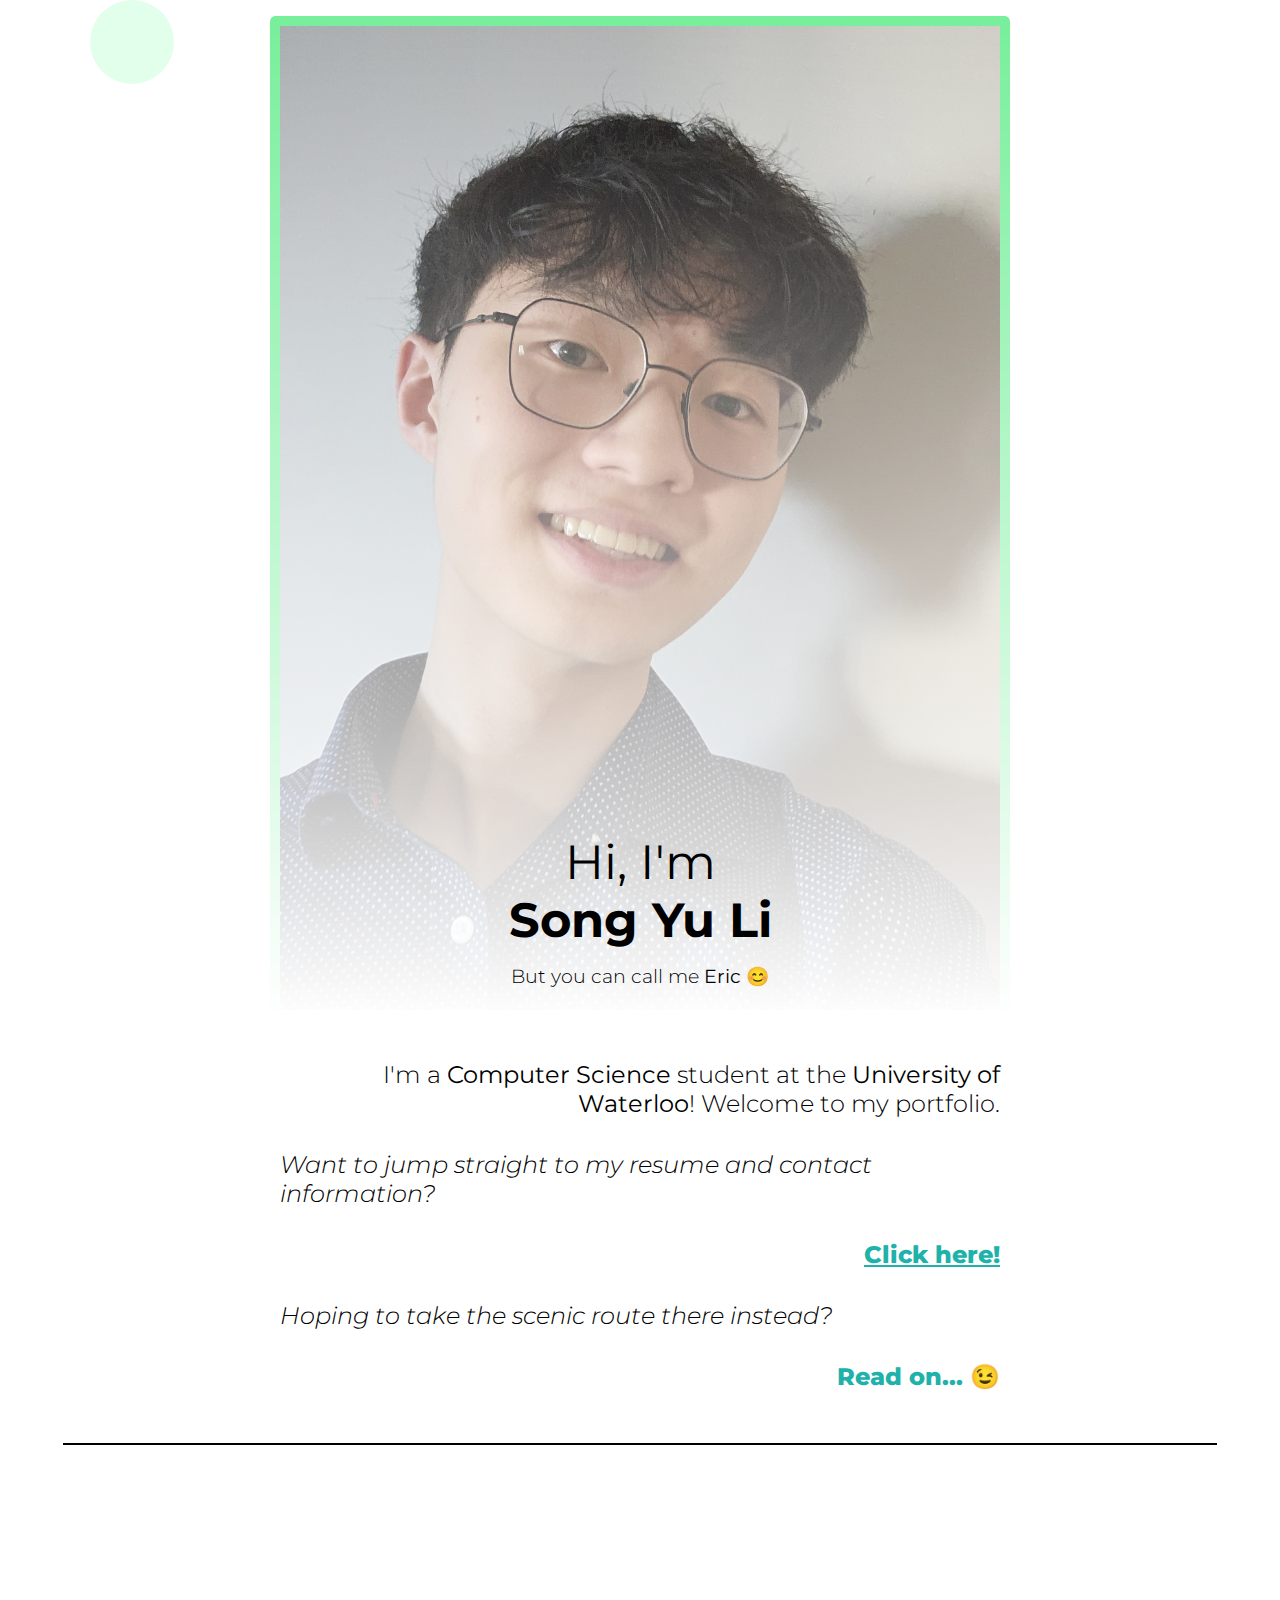
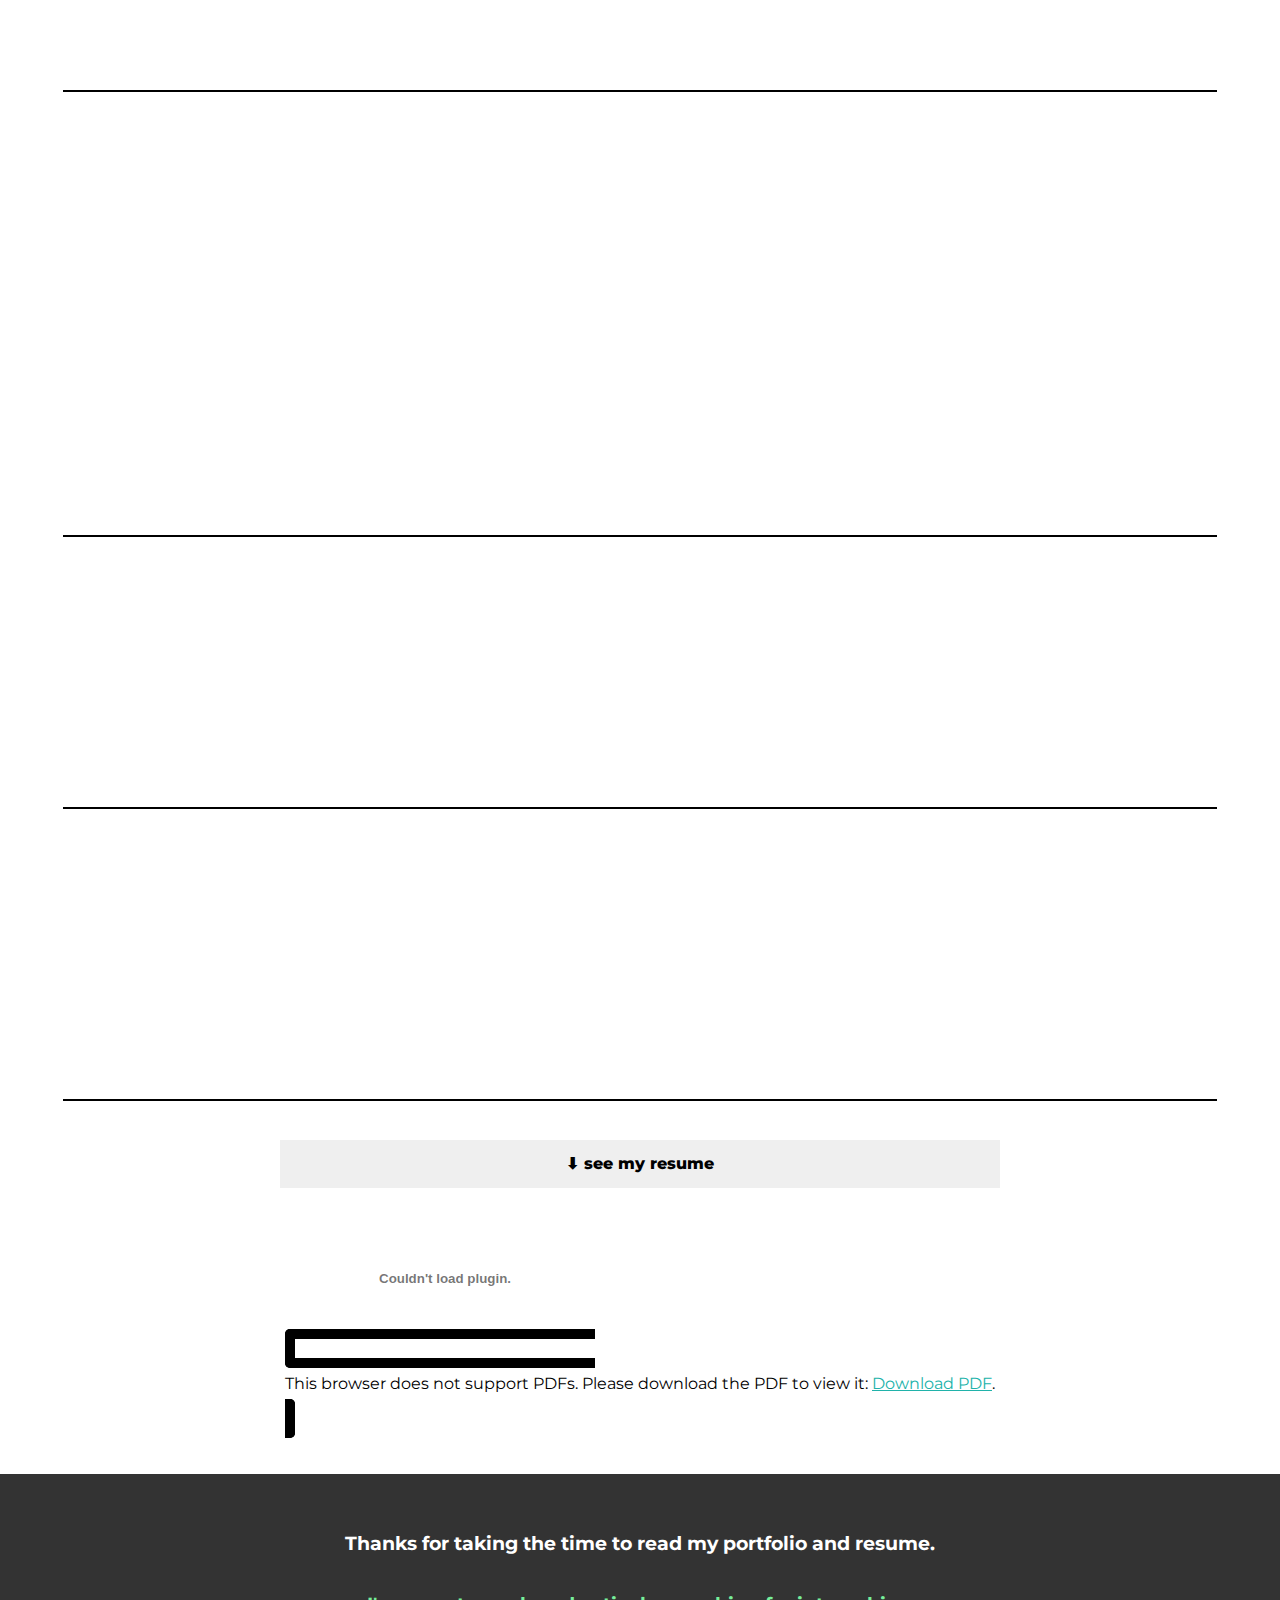
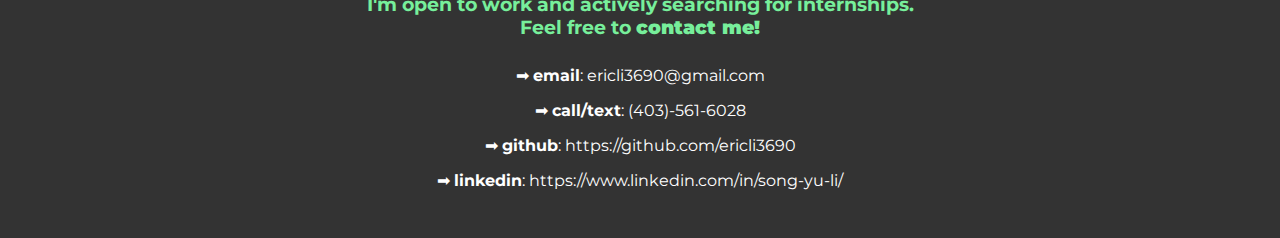
<file: index.html>
<html lang="en">
<head>
  <meta charset="UTF-8">
  <meta http-equiv="X-UA-Compatible" content="IE=edge">
  <meta name="viewport" content="width=device-width, initial-scale=1.0">
  <link rel="stylesheet" type="text/css" href="./style.css" />
  <script src="https://ajax.googleapis.com/ajax/libs/jquery/3.5.1/jquery.min.js"></script>
  <script src="./script.js"></script>
  <script src="./anim.js"></script>
  <link rel="icon" href="./profile_picture_2.jpg" />
  <title>Song (Eric) Yu Li</title>
</head>
<body class="flex">
  
  <header class="header flex">
    <img class="my-image" src="./EricImg.jpg" />
    <titletext class="titles">
      <h1 class="title-1">Hi, I'm<br><strong>Song Yu Li</strong></h1>
      <h3 class="title-2">But you can call me <strong>Eric</strong> 😊</h3>
    </titletext>
  </header>

  <summary class="summaries">
    <h3 class="talk-right">I'm a <strong>Computer Science</strong> student at the <strong>University of Waterloo</strong>! Welcome to my portfolio.</h3>
    <h4 class="talk-left">Want to jump straight to my resume and contact information?</h4>
    <h4 class="talk-right seagreen-text read-on"><a href="#resume-start">Click here!</a></h4>
    <h4 class="talk-left">Hoping to take the scenic route there instead?</h4>
    <!-- <h4 class="talk-right">Sure.</h4> -->
    <!-- <h4 class="talk-left">But do I make up for it on passion, strive to learn something new everyday, and work to punch above my age level?</h4> -->
    <h4 class="talk-right seagreen-text read-on">Read on... 😉</h4>
    <!-- <h3 class="summary-2">Here's my progress so far... 😉</h3> -->
  </summary>

  <hr>

  <projects class="projects flex"></projects>

  <br>

  <resume class="flex" id="resume-start">
    <input class="dropdown-button" type="button" value="⬇ see my resume" />
    <ul class="dropdown">
      <object class="pdf" data="./SongEricYuLiResumeApril2025.pdf" type="application/pdf" width="750px" height="750px">
          <embed src="./SongEricYuLiResumeApril2025.pdf" type="application/pdf">
              <p>This browser does not support PDFs. Please download the PDF to view it: <a href="./SongEricYuLiResumeApril2025.pdf">Download PDF</a>.</p>
          </embed>
      </object>
    </ul>
  </resume>

  <footer class="flex">
    <h3>Thanks for taking the time to read my portfolio and resume.</h3>
    <h3 class="lightgreen-text">I'm open to work and actively searching for internships.<br />Feel free to <strong>contact me!</strong></h3>
    <a class="contact-link" href="ericli3690@gmail.com">➡ <strong>email</strong>: ericli3690@gmail.com</a>
    <p class="contact-link">➡ <strong>call/text</strong>: (403)-561-6028</p>
    <a class="contact-link" href="https://github.com/ericli3690">➡ <strong>github</strong>: https://github.com/ericli3690</a>
    <a class="contact-link" href="https://www.linkedin.com/in/song-yu-li/">➡ <strong>linkedin</strong>: https://www.linkedin.com/in/song-yu-li/</a>
  </footer>

  <div id="bubblesRoot"></div>

</body>
</html>
</file>
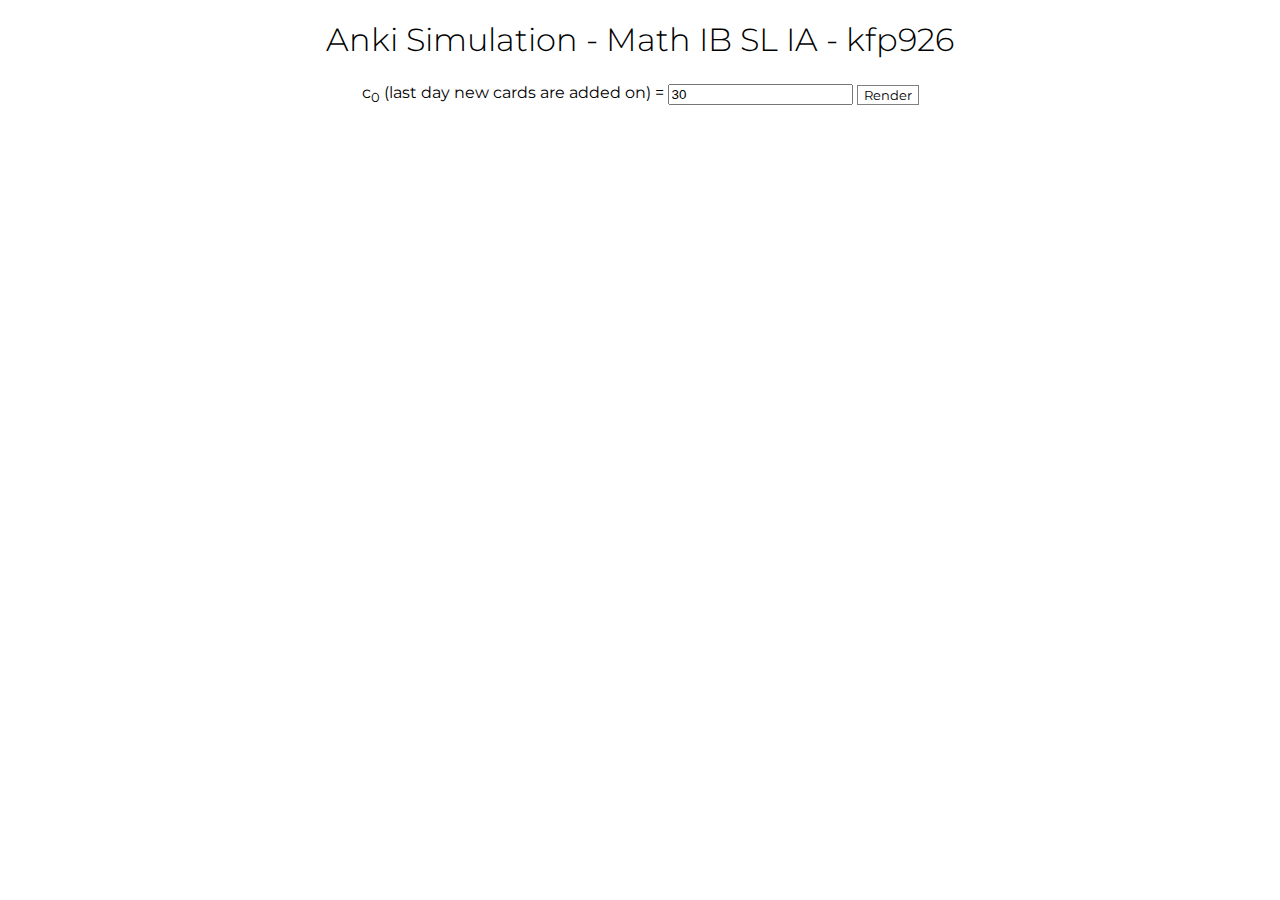
<file: ankisim/index.html>
<html lang="en">
<head>
  <meta charset="UTF-8">
  <meta http-equiv="X-UA-Compatible" content="IE=edge">
  <meta name="viewport" content="width=device-width, initial-scale=1.0">
  <title>Anki Simulation</title>
  <link rel="icon" href="./starsvg.svg" />
  <link rel="stylesheet" type="text/css" href="./style.css">
</head>
<body>
  <h1 id="title">Anki Simulation - Math IB SL IA - kfp926</h1>
  
  <table id="c0editorcontainer">
    <tr id="c0editor">
      <td>
        <p id="c0label">c<sub>0</sub> (last day new cards are added on) =</p>
      </td>
      <td>
        <input type="text" id="c0input" />
      </td>
      <td>
        <button id="renderButton">Render</button>
      </td>
    </tr>
  </table>
  
  <!-- <button id="showExpressionsButton">Show Expressions</button> -->
  <div id="calculator"></div>
  <script src="https://www.desmos.com/api/v1.7/calculator.js?apiKey=dcb31709b452b1cf9dc26972add0fda6"></script>
  <script src="./script.js"></script>
</body>
</html>
</file>
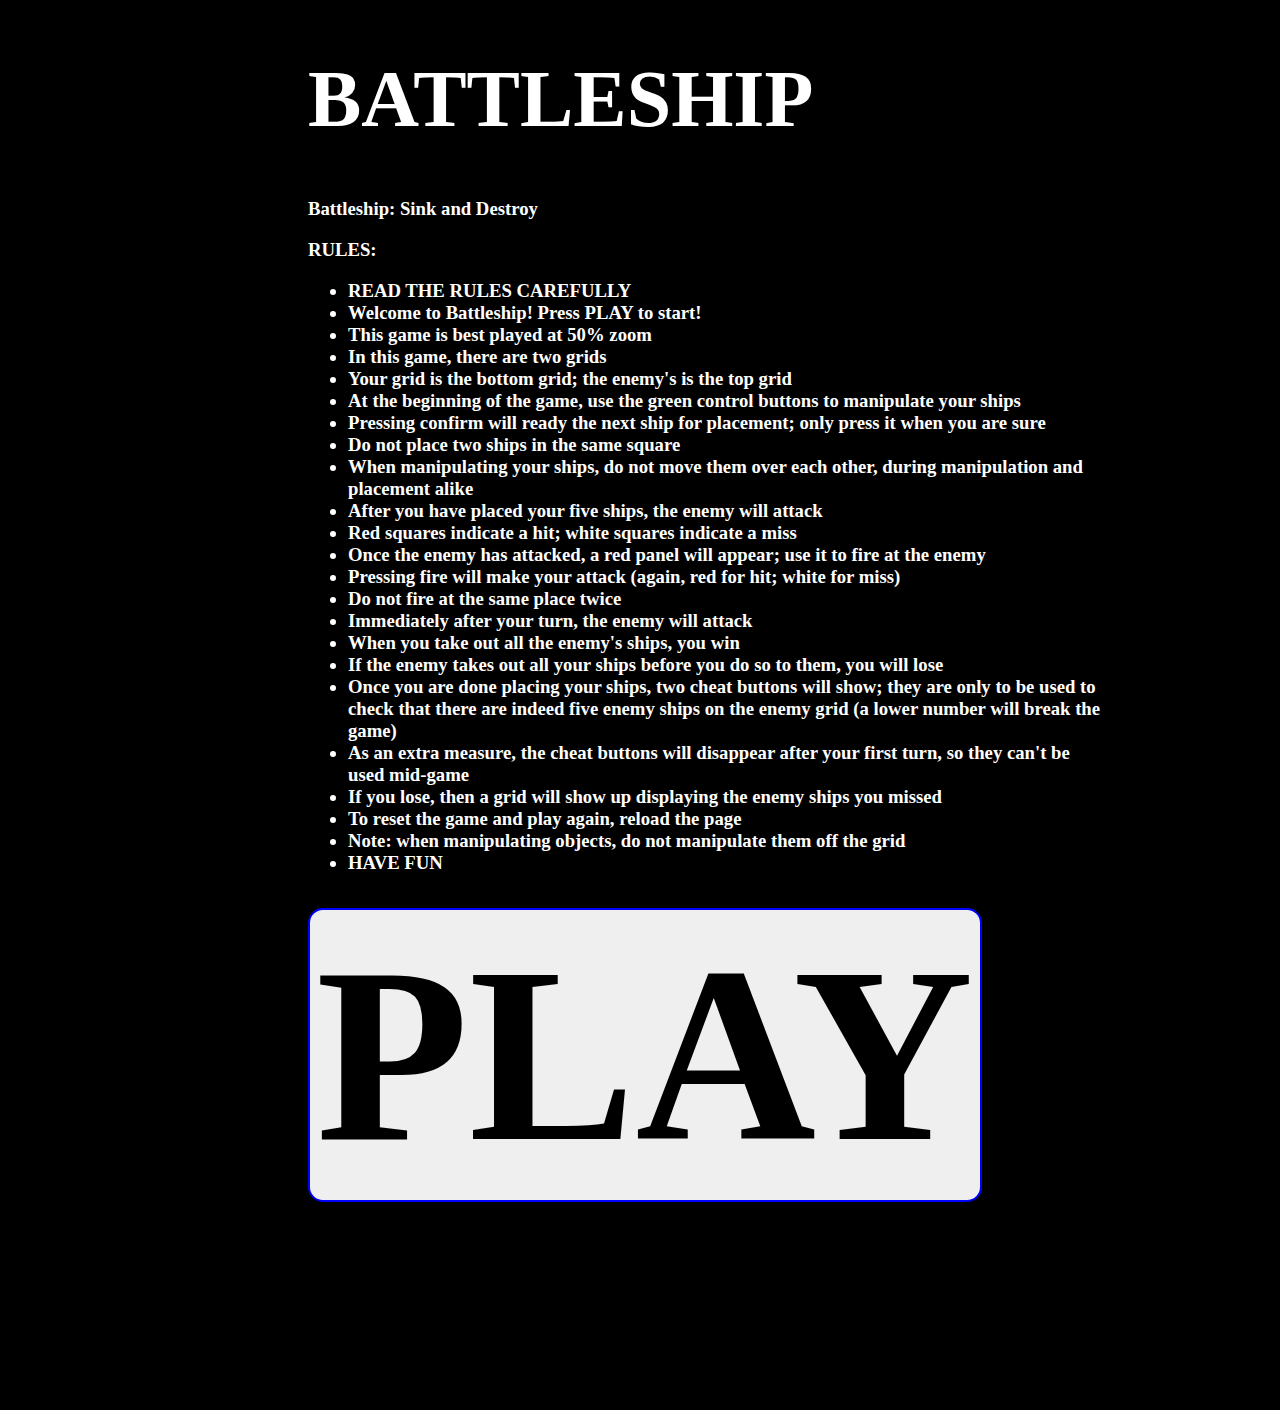
<file: battleship/index.html>
<!DOCTYPE html>
<html>
  <head>
    <title>Battleship</title>
    <link rel="stylesheet" type="text/css" href="./BattleshipStyle.css" />
  </head>
  <body onload="beginGame()">
    <h1>
      BATTLESHIP
    </h1>
    <h3 class="header">
      Battleship: Sink and Destroy
    </h3>
    <h3 class="header">
      RULES:
      <ul>
        <li>READ THE RULES CAREFULLY</li>
        <li>Welcome to Battleship! Press PLAY to start!</li>
        <li>This game is best played at 50% zoom</li>
        <li>In this game, there are two grids</li>
        <li>Your grid is the bottom grid; the enemy's is the top grid</li>
        <li>At the beginning of the game, use the green control buttons to manipulate your ships</li>
        <li>Pressing confirm will ready the next ship for placement; only press it when you are sure</li>
        <li>Do not place two ships in the same square</li>
        <li>When manipulating your ships, do not move them over each other, during manipulation and placement alike</li>
        <li>After you have placed your five ships, the enemy will attack</li>
        <li>Red squares indicate a hit; white squares indicate a miss</li>
        <li>Once the enemy has attacked, a red panel will appear; use it to fire at the enemy</li>
        <li>Pressing fire will make your attack (again, red for hit; white for miss)</li>
        <li>Do not fire at the same place twice</li>
        <li>Immediately after your turn, the enemy will attack</li>
        <li>When you take out all the enemy's ships, you win</li>
        <li>If the enemy takes out all your ships before you do so to them, you will lose</li>
        <li>Once you are done placing your ships, two cheat buttons will show; they are only to be used to check that there are indeed five enemy ships on the enemy grid (a lower number will break the game)</li>
        <li>As an extra measure, the cheat buttons will disappear after your first turn, so they can't be used mid-game</li>
        <li>If you lose, then a grid will show up displaying the enemy ships you missed</li>
        <li>To reset the game and play again, reload the page</li>
        <li>Note: when manipulating objects, do not manipulate them off the grid</li>
        <li id="havefun">HAVE FUN</li>
      </ul>
    </h3>
    <h2 class="gridheader" id="egridhead">
      ENEMY GRID
    </h2>
    <canvas id="enemy" width="500" height="500"></canvas><br>
    <h2 class="gridheader" id="ygridhead">
      YOUR GRID
    </h2>
    <canvas id="you" width="500" height="500"></canvas>
    <button class="deploySelf" id="up" onClick="selfUp()">Up</button><br>
    <button class="deploySelf" id="left" onClick="selfLeft()">Left</button><br>
    <button class="deploySelf" id="confirm" onClick="activateScaleClickAndReadyNewShip()">CONFIRM</button><br>
    <button class="deploySelf" id="right" onClick="selfRight()">Right</button><br>
    <button class="deploySelf" id="down" onClick="selfDown()">Down</button><br>
    <button class="attackEnemy" id="aup" onClick="attackUp()">Up</button><br>
    <button class="attackEnemy" id="aleft" onClick="attackLeft()">Left</button><br>
    <button class="attackEnemy" id="fire" onClick="fire()">FIRE</button><br>
    <button class="attackEnemy" id="aright" onClick="attackRight()">Right</button><br>
    <button class="attackEnemy" id="adown" onClick="attackDown()">Down</button><br>
    <button id="pressToShow" onClick="showEShips()">Show Enemy Ships</button><br>
    <button id="pressToHide" onClick="hideEShips()">Hide Enemy Ships</button>
    <button id="play" onClick="toggleGameItems(), hidePlay()">PLAY</button>
    <h2 id="win">YOU WIN</h2>
    <h2 id="lose">YOU LOSE</h2>
    <script>
    ////////////////////////////////////////////////////////////////////////////

      //making the enemy board
      function makeEnemyBoard() {
        var xi = 0;
        var yi = 0;
        for (var r = 1; r < 11; r++) {
          for (var i = 1; i < 11; i++) {
            var canvas = document.getElementById('enemy');
            var ctx = canvas.getContext('2d');
            ctx.strokeStyle = 'white';
            ctx.strokeRect(xi, yi, 50, 50);
            xi = i * 50;
          }
          xi = 0;
          yi = r * 50;
        }
      };

      //making the player board
      function makePlayerBoard() {
        var xj = 0;
        var yj = 0;
        for (var r = 1; r < 11; r++) {
          for (var i = 1; i < 11; i++) {
            var canvas = document.getElementById("you");
            var ctx = canvas.getContext("2d");
            ctx.strokeStyle = 'white';
            ctx.strokeRect(xj, yj, 50, 50);
            xj = i * 50;
          }
          xj = 0;
          yj = r * 50;
        }
      };

      //deciding enemy ship positions
      var possXY = [1, 51, 101, 151, 201, 251, 301, 351, 401, 451];
      function ranPosition() {
        return possXY[Math.floor(Math.random() * 10)];
      };

      //enemy ship declarations
      var scoutE;
      var destroyerE;
      var submarineE;
      var battleshipE;
      var carrierE;

      //player ship declarations
      var scoutP;
      var destroyerP;
      var submarineP;
      var battleshipP;
      var carrierP;

      //formatting enemy ships
      function componentE(width, height, x, y, color) {
        var canvas = document.getElementById("enemy");
        var ctx = canvas.getContext("2d");
        ctx.fillStyle = color;
        ctx.fillRect(x, y, width, height);
      };

      //formatting player ships
      function componentP(width, height, x, y, color) {
        var canvas = document.getElementById("you");
        var ctx = canvas.getContext("2d");
        ctx.fillStyle = color;
        ctx.fillRect(x, y, width, height);
      };

      //placing enemy ships
      var scoutEX = ranPosition();
      var scoutEY = ranPosition();
      var destroyerEX = ranPosition();
      var destroyerEY = ranPosition();
      var submarineEX = ranPosition();
      var submarineEY = ranPosition();
      var battleshipEX = ranPosition();
      var battleshipEY = ranPosition();
      var carrierEX = ranPosition();
      var carrierEY = ranPosition();

      function deployEnemies() {
        scoutE = new componentE(48, 48, scoutEX, scoutEY, 'black');
        destroyerE = new componentE(48, 48, destroyerEX, destroyerEY, 'black');
        submarineE = new componentE(48, 48, submarineEX, submarineEY, 'black');
        battleshipE = new componentE(48, 48, battleshipEX, battleshipEY, 'black');
        carrierE = new componentE(48, 48, carrierEX, carrierEY, 'black');
      };

      //placing player ships
      ////variables
      var scoutX = 1;
      var scoutY = 1;
      var destroyerX = 1;
      var destroyerY = 1;
      var submarineX = 1;
      var submarineY = 1;
      var battleshipX = 1;
      var battleshipY = 1;
      var carrierX = 1;
      var carrierY = 1;

      ////player ship placement variables
      var playerShipsArray = [scoutP, destroyerP, submarineP, battleshipP, carrierP];
      var currentShip = playerShipsArray[0];

      var shipXLocations = [scoutX, destroyerX, submarineX, battleshipX, carrierX];
      var shipYLocations = [scoutY, destroyerY, submarineY, battleshipY, carrierY];

      var currentShipXLocation = shipXLocations[0];
      var currentShipYLocation = shipYLocations[0];

      var currentInteger = 0;

      ////enemy attack placement variables
      var updateXs = 1;
      var updateXd = 1;
      var updateXm = 1;
      var updateXb = 1;
      var updateXc = 1;
      var updateYs = 1;
      var updateYd = 1;
      var updateYm = 1;
      var updateYb = 1;
      var updateYc = 1;

      var shipUpdateX = [updateXs, updateXd, updateXm, updateXb, updateXc];
      var shipUpdateY = [updateYs, updateYd, updateYm, updateYb, updateYc];

      var currentShipUpdateX = shipUpdateX[0];
      var currentShipUpdateY = shipUpdateY[0];

      ////beginning ship placement
      function deploySelf() {
        switch (currentInteger) {
          case 0:
          scoutP = new componentP(48, 48, currentShipXLocation, currentShipYLocation, '#7FFFD4');
          break;
          case 1:
          destroyerP = new componentP(48, 48, currentShipXLocation, currentShipYLocation, '#00FFFF');
          break;
          case 2:
          submarineP = new componentP(48, 48, currentShipXLocation, currentShipYLocation, '#1E90FF');
          break;
          case 3:
          battleshipP = new componentP(48, 48, currentShipXLocation, currentShipYLocation, '#0000FF');
          break;
          case 4:
          carrierP = new componentP(48, 48, currentShipXLocation, currentShipYLocation, '#00008B');
          break;
        }
      };

      ////clearing previous layer ship iterations
      function clear() {
          var ctx = document.getElementById('you').getContext('2d');
          ctx.clearRect(currentShipXLocation, currentShipYLocation, 48, 48);
      };

      ////readying the next player ship
      function readyNewShip() {
        switch (currentInteger) {
          case 0:
          updateXs = currentShipUpdateX;
          break;
          case 1:
          updateXd = currentShipUpdateX;
          break;
          case 2:
          updateXm = currentShipUpdateX;
          break;
          case 3:
          updateXb = currentShipUpdateX;
          break;
          case 4:
          updateXc = currentShipUpdateX;
          break;
        }
        switch (currentInteger) {
          case 0:
          updateYs = currentShipUpdateY;
          break;
          case 1:
          updateYd = currentShipUpdateY;
          break;
          case 2:
          updateYm = currentShipUpdateY;
          break;
          case 3:
          updateYb = currentShipUpdateY;
          break;
          case 4:
          updateYc = currentShipUpdateY;
          break;
        }
        currentInteger += 1;
        currentShip = playerShipsArray[currentInteger];
        currentShipXLocation = shipXLocations[currentInteger];
        currentShipYLocation = shipYLocations[currentInteger];
        shipUpdateX = [updateXs, updateXd, updateXm, updateXb, updateXc];
        shipUpdateY = [updateYs, updateYd, updateYm, updateYb, updateYc];
        currentShipUpdateX = shipUpdateX[currentInteger];
        currentShipUpdateY = shipUpdateY[currentInteger];
        deploySelf();
      }

      ////manipulating player ship positions
      function selfUp() {
        clear();
        currentShipYLocation -= 50;
        currentShipUpdateY -= 50;
        switch (currentInteger) {
          case 0:
          scoutP = new componentP(48, 48, currentShipXLocation, currentShipYLocation, '#7FFFD4');
          break;
          case 1:
          destroyerP = new componentP(48, 48, currentShipXLocation, currentShipYLocation, '#00FFFF');
          break;
          case 2:
          submarineP = new componentP(48, 48, currentShipXLocation, currentShipYLocation, '#1E90FF');
          break;
          case 3:
          battleshipP = new componentP(48, 48, currentShipXLocation, currentShipYLocation, '#0000FF');
          break;
          case 4:
          carrierP = new componentP(48, 48, currentShipXLocation, currentShipYLocation, '#00008B');
          break;
        }
      };
      function selfLeft() {
        clear();
        currentShipXLocation -= 50;
        currentShipUpdateX -= 50;
        switch (currentInteger) {
          case 0:
          scoutP = new componentP(48, 48, currentShipXLocation, currentShipYLocation, '#7FFFD4');
          break;
          case 1:
          destroyerP = new componentP(48, 48, currentShipXLocation, currentShipYLocation, '#1E90FF');
          break;
          case 2:
          submarineP = new componentP(48, 48, currentShipXLocation, currentShipYLocation, '#1E90FF');
          break;
          case 3:
          battleshipP = new componentP(48, 48, currentShipXLocation, currentShipYLocation, '#0000FF');
          break;
          case 4:
          carrierP = new componentP(48, 48, currentShipXLocation, currentShipYLocation, '#00008B');
          break;
        }
      };
      function selfRight() {
        clear();
        currentShipXLocation += 50;
        currentShipUpdateX += 50;
        switch (currentInteger) {
          case 0:
          scoutP = new componentP(48, 48, currentShipXLocation, currentShipYLocation, '#7FFFD4');
          break;
          case 1:
          destroyerP = new componentP(48, 48, currentShipXLocation, currentShipYLocation, '#00FFFF');
          break;
          case 2:
          submarineP = new componentP(48, 48, currentShipXLocation, currentShipYLocation, '#1E90FF');
          break;
          case 3:
          battleshipP = new componentP(48, 48, currentShipXLocation, currentShipYLocation, '#0000FF');
          break;
          case 4:
          carrierP = new componentP(48, 48, currentShipXLocation, currentShipYLocation, '#00008B');
          break;
        }
      };
      function selfDown() {
        clear();
        currentShipYLocation += 50;
        currentShipUpdateY += 50;
        switch (currentInteger) {
          case 0:
          scoutP = new componentP(48, 48, currentShipXLocation, currentShipYLocation, '#7FFFD4');
          break;
          case 1:
          destroyerP = new componentP(48, 48, currentShipXLocation, currentShipYLocation, '#00FFFF');
          break;
          case 2:
          submarineP = new componentP(48, 48, currentShipXLocation, currentShipYLocation, '#1E90FF');
          break;
          case 3:
          battleshipP = new componentP(48, 48, currentShipXLocation, currentShipYLocation, '#0000FF');
          break;
          case 4:
          carrierP = new componentP(48, 48, currentShipXLocation, currentShipYLocation, '#00008B');
          break;
        }
      };

      //hiding player ship manipulation buttons
      var scaleClickVar = 0;
      var buttonArray = ['up', 'left', 'confirm', 'right', 'down'];

      function scaleClick() {
        var newScaleClickVar = scaleClickVar + 1;
        scaleClickVar = newScaleClickVar;
        if (scaleClickVar === 5) {
          for (var a = 0; a < 5; a++) {
            var canv = document.getElementById(buttonArray[a]);
            if (canv.style.display === 'none') {
              canv.style.display = 'block';
            } else {
              canv.style.display = 'none';
            }
          }
          alert('The enemy is attacking.');
          hideCheatButtons();
          enemyAttack1();
        }
      };

      //enemy attack patterns
      var incrementLose = 0;
      var compensate = 0;
      var aPossXY = [1, 51, 101, 151, 201, 251, 301, 351, 401, 451];
      function aRanPosition() {
        return aPossXY[Math.floor(Math.random() * 10)];
      };

      var hitOnScout = false;
      var hitOnDestroyer = false;
      var hitOnSubmarine = false;
      var hitOnBattleship = false;
      var hitOnCarrier = false;

      function compensateBody() {
        var aimX = aRanPosition();
        var aimY = aRanPosition();
        if (aimX === updateXs && aimY === updateYs) {
          var success = new componentP(48, 48, aimX, aimY, 'red');
          if (hitOnScout === false) {
            alert('Your scout was hit!');
          }
          hitOnScout = true;
        } else if (aimX === updateXd && aimY === updateYd) {
          var success = new componentP(48, 48, aimX, aimY, 'red');
          if (hitOnDestroyer === false) {
            alert('Your destroyer was hit!');
          }
          hitOnDestroyer = true;
        } else if (aimX === updateXm && aimY === updateYm) {
          var success = new componentP(48, 48, aimX, aimY, 'red');
          if (hitOnSubmarine === false) {
            alert('Your submarine was hit!');
          }
          hitOnSubmarine = true;
        } else if (aimX === updateXb && aimY === updateYb) {
          var success = new componentP(48, 48, aimX, aimY, 'red');
          if (hitOnBattleship === false) {
            alert('Your battleship was hit!');
          }
          hitOnBattleship = true;
        } else if (aimX === updateXc && aimY === updateYc) {
          var success = new componentP(48, 48, aimX, aimY, 'red');
          if (hitOnCarrier === false) {
            alert('Your carrier was hit!');
          }
          hitOnCarrier = true;
        } else {
          var fail = new componentP(48, 48, aimX, aimY, 'white');
        }
      }

      function enemyAttack1() {
        var aimX = aRanPosition();
        var aimY = aRanPosition();
        if (aimX === updateXs && aimY === updateYs) {
          var success = new componentP(48, 48, aimX, aimY, 'red');
          if (hitOnScout === false) {
            alert('Your scout was hit!');
          }
          hitOnScout = true;
        } else if (aimX === updateXd && aimY === updateYd) {
          var success = new componentP(48, 48, aimX, aimY, 'red');
          if (hitOnDestroyer === false) {
            alert('Your destroyer was hit!');
          }
          hitOnDestroyer = true;
        } else if (aimX === updateXm && aimY === updateYm) {
          var success = new componentP(48, 48, aimX, aimY, 'red');
          if (hitOnSubmarine === false) {
            alert('Your submarine was hit!');
          }
          hitOnSubmarine = true;
        } else if (aimX === updateXb && aimY === updateYb) {
          var success = new componentP(48, 48, aimX, aimY, 'red');
          if (hitOnBattleship === false) {
            alert('Your battleship was hit!');
          }
          hitOnBattleship = true;
        } else if (aimX === updateXc && aimY === updateYc) {
          var success = new componentP(48, 48, aimX, aimY, 'red');
          if (hitOnCarrier === false) {
            alert('Your carrier was hit!');
          }
          hitOnCarrier = true;
        } else {
          var fail = new componentP(48, 48, aimX, aimY, 'white');
        }
        compensate += 1;
        if (compensate > 25) {
          compensateBody();
        }
        if (compensate > 45) {
          compensateBody();
        }
        if (compensate > 60) {
          compensateBody();
        }
        isLose();
        playerBeginAttack();
        toggleAButtonVis();
      };

      //revealing ships mid game
      function hideCheatButtons() {
        var target1 = document.getElementById('pressToShow');
        var target2 = document.getElementById('pressToHide');
        var targets = [target1, target2];
        for (var i = 0; i < 2; i++) {
          if (targets[i].style.display === 'none') {
            targets[i].style.display = 'block';
          } else {
            targets[i].style.display = 'none';
          }
        }
      };

      function showEShips() {
        var ctx = document.getElementById('enemy').getContext('2d');
        ctx.clearRect(0, 0, 500, 500);
        makeEnemyBoard();
        playerBeginAttack();
        scoutE = new componentE(48, 48, scoutEX, scoutEY, 'yellow');
        destroyerE = new componentE(48, 48, destroyerEX, destroyerEY, 'yellow');
        submarineE = new componentE(48, 48, submarineEX, submarineEY, 'yellow');
        battleshipE = new componentE(48, 48, battleshipEX, battleshipEY, 'yellow');
        carrierE = new componentE(48, 48, carrierEX, carrierEY, 'yellow');
      };

      function hideEShips() {
        var ctx = document.getElementById('enemy').getContext('2d');
        ctx.clearRect(0, 0, 500, 500);
        makeEnemyBoard();
        playerBeginAttack();
        scoutE = new componentE(48, 48, scoutEX, scoutEY, 'black');
        destroyerE = new componentE(48, 48, destroyerEX, destroyerEY, 'black');
        submarineE = new componentE(48, 48, submarineEX, submarineEY, 'black');
        battleshipE = new componentE(48, 48, battleshipEX, battleshipEY, 'black');
        carrierE = new componentE(48, 48, carrierEX, carrierEY, 'black');
      };

      //hiding player attack buttons
      var aButtonArray = ['aup', 'aleft', 'fire', 'aright', 'adown'];
      function toggleAButtonVis() {
        for (var a = 0; a < 5; a++) {
          var canv = document.getElementById(aButtonArray[a]);
          if (canv.style.display === 'none') {
            canv.style.display = 'block';
          } else {
            canv.style.display = 'none';
          }
        }
      };

      //player attacks
      var playerAimX = 1;
      var playerAimY = 1;
      var control2;

      ////beginning aim
      function playerBeginAttack() {
        var aim = new componentE(5, 5, playerAimX, playerAimY, 'orange');
      };

      ////clearing previous aim iterations
      function aimClear() {
        var ctx = document.getElementById('enemy').getContext('2d');
        ctx.clearRect(playerAimX, playerAimY, 5, 5);
      };

      ////moving aim
      function attackUp() {
        aimClear();
        playerAimY -= 50;
        aim = new componentE(5, 5, playerAimX, playerAimY, 'orange');
      };
      function attackLeft() {
        aimClear();
        playerAimX -= 50;
        aim = new componentE(5, 5, playerAimX, playerAimY, 'orange');
      };
      function attackRight() {
        aimClear();
        playerAimX += 50;
        aim = new componentE(5, 5, playerAimX, playerAimY, 'orange');
      };
      function attackDown() {
        aimClear();
        playerAimY += 50;
        aim = new componentE(5, 5, playerAimX, playerAimY, 'orange');
      };

      //firing
      var incrementWin = 0;
      var discheats = 0;

      function fire() {
        discheats += 1;
        if (playerAimX === scoutEX && playerAimY === scoutEY) {
          var hit = new componentE(48, 48, playerAimX, playerAimY, 'red');
          alert('Hooray! You hit their scout!');
          incrementWin += 1;
        } else if (playerAimX === destroyerEX && playerAimY === destroyerEY) {
          var hit = new componentE(48, 48, playerAimX, playerAimY, 'red');
          alert('Hooray! You hit their destroyer!');
          incrementWin += 1;
        } else if (playerAimX === submarineEX && playerAimY === submarineEY) {
          var hit = new componentE(48, 48, playerAimX, playerAimY, 'red');
          alert('Hooray! You hit their submarine!');
          incrementWin += 1;
        } else if (playerAimX === battleshipEX && playerAimY === battleshipEY) {
          var hit = new componentE(48, 48, playerAimX, playerAimY, 'red');
          alert('Hooray! You hit their battleship!');
          incrementWin += 1;
        } else if (playerAimX === carrierEX && playerAimY === carrierEY) {
          var hit = new componentE(48, 48, playerAimX, playerAimY, 'red');
          alert('Hooray! You hit their carrier!');
          incrementWin += 1;
        } else {
          var miss = new componentE(48, 48, playerAimX, playerAimY, 'white');
        }
        if (discheats === 1) {
          var disshow = document.getElementById('pressToShow');
          var dishide = document.getElementById('pressToHide');
          var targets = [disshow, dishide];
          for (var i = 0; i < 2; i++) {
            if (targets[i].style.display === 'none') {
              targets[i].style.display = 'block';
            } else {
              targets[i].style.display = 'none';
            }
          }
        }
        toggleAButtonVis();
        isWin();
        enemyAttack1();
      };

      //hiding and showing win and lose messages at the start of the game
      function hideWinLose() {
        var winLoseArray = [win, lose];
        for (var i = 0; i < 2; i++) {
          if (winLoseArray[i].style.display === 'none') {
            winLoseArray[i].style.display = 'block';
          } else {
            winLoseArray[i].style.display = 'none';
          }
        }
      }

      //winning the game
      function isWin() {
        if (incrementWin === 5) {
          toggleAButtonVis();
          var disyou = document.getElementById('you');
          var disenemy = document.getElementById('enemy');
          var disegridhead = document.getElementById('egridhead');
          var disygridhead = document.getElementById('ygridhead');
          var showwin = document.getElementById('win');
          var tar = [disyou, disenemy, disegridhead, disygridhead];
          for (var i = 0; i < 4; i++) {
            if (tar[i].style.display === 'none') {
              tar[i].style.display = 'block';
            } else {
              tar[i].style.display = 'none';
            }
          }
          if (showwin.style.display === 'none') {
            showwin.style.display = 'block';
          } else {
            showwin.style.display = 'none';
          }
          alert('You WIN!!!');
        } else {
          alert('The enemy is attacking.');
        }
      };

      //losing the game
      function isLose() {
        if (hitOnScout === true && hitOnDestroyer === true && hitOnSubmarine === true && hitOnBattleship === true && hitOnCarrier === true) {
          incrementLose = 1;
        }
        if (incrementLose === 1) {
          toggleAButtonVis();
          var disyou = document.getElementById('you');
          var disegridhead = document.getElementById('egridhead');
          var disygridhead = document.getElementById('ygridhead');
          var showlose = document.getElementById('lose');
          var tar = [disyou, disegridhead, disygridhead];
          for (var i = 0; i < 3; i++) {
            if (tar[i].style.display === 'none') {
              tar[i].style.display = 'block';
            } else {
              tar[i].style.display = 'none';
            }
          }
          if (showlose.style.display === 'none') {
            showlose.style.display = 'block';
          } else {
            showlose.style.display = 'none';
          }
          alert('You lost.');
          alert('NOW SHOWING IS WHERE THE ENEMY SHIPS WERE')
          alert('LOOK ON AND CRY');
          showEShips();
        }
      };

      //starting the game
      function toggleGameItems() {
        var disyou = document.getElementById('you');
        var disenemy = document.getElementById('enemy');
        var disegridhead = document.getElementById('egridhead');
        var disygridhead = document.getElementById('ygridhead');
        var disup = document.getElementById('up');
        var disleft = document.getElementById('left');
        var disconfirm = document.getElementById('confirm');
        var disright = document.getElementById('right');
        var disdown = document.getElementById('down');
        var tar = [disyou, disenemy, disegridhead, disygridhead, disup, disleft, disconfirm, disright, disdown];
        for (var i = 0; i < 9; i++) {
          if (tar[i].style.display === 'none') {
            tar[i].style.display = 'block';
          } else {
            tar[i].style.display = 'none';
          }
        }
      };

      function hidePlay() {
        var target = document.getElementById('play');
        target.style.display = 'none';
      };

      function beginGame() {
        hideWinLose();
        makeEnemyBoard();
        makePlayerBoard();
        playerBeginAttack();
        deploySelf();
        deployEnemies();
        hideCheatButtons();
        toggleAButtonVis();
        toggleGameItems();
      };

      //editing player ship locations
      function activateScaleClickAndReadyNewShip() {
        scaleClick();
        readyNewShip();
      }

      //////////////////////////////////////////////////////////////////////////
    </script>
  </body>
</html>
</file>
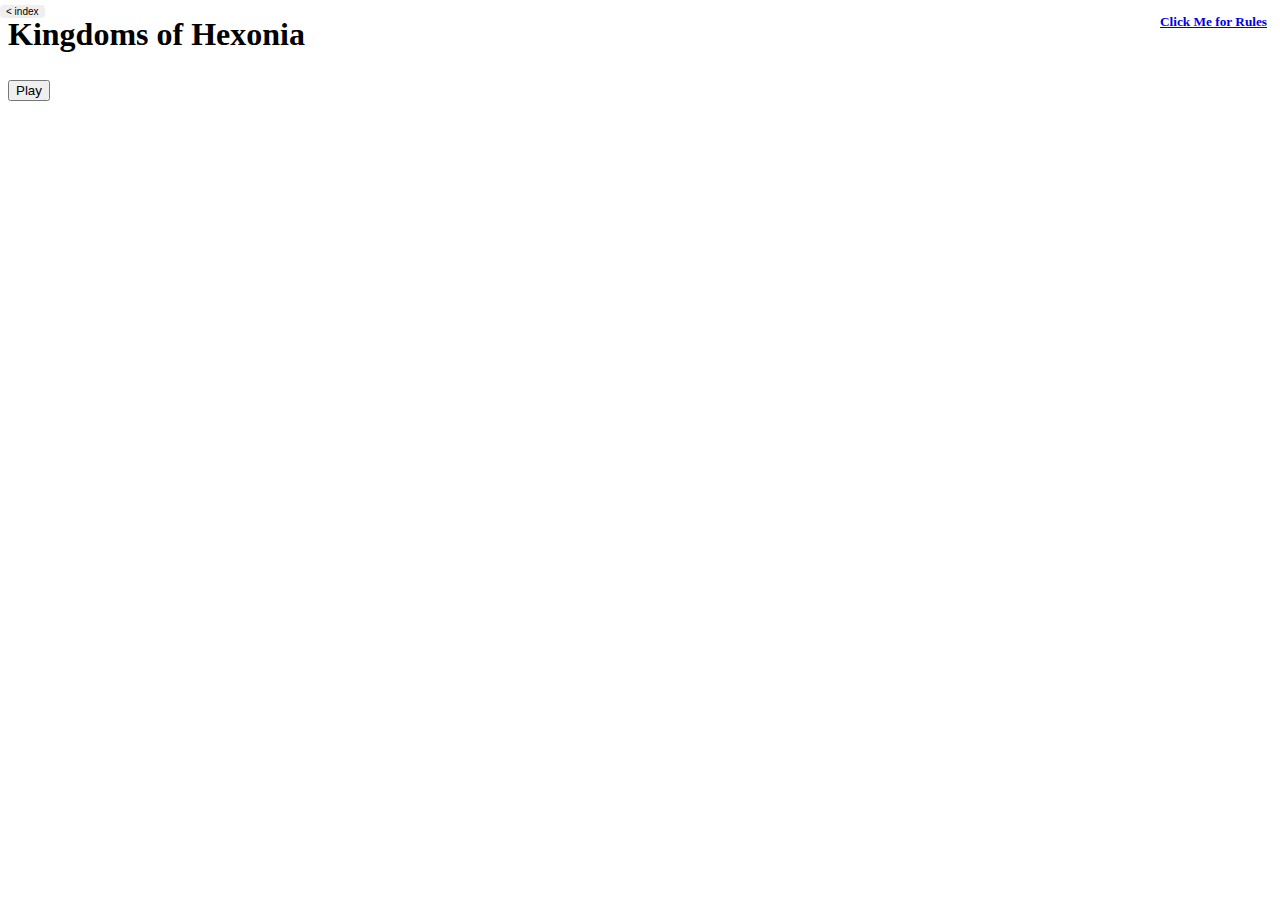
<file: hexonia/index.html>
<!DOCTYPE html>
<html>

<head>
    <title>Kingdoms of Hexonia v2</title>
    <link rel="icon" href="https://static.thenounproject.com/png/28031-200.png" />
    <link rel="stylesheet" type="text/css" href="./Kingdoms of Hexonia v2.css" />
</head>

<body oncontextmenu="return false;">
    <div id="allPositioningParent">
        <button id="backToIndex" onclick="location.href='../index.html'">&lt; index</button>
        <h1>Kingdoms of Hexonia</h1>
        <h5><a href="./Kingdoms of Hexonia Rules.html" target="_blank">Click Me for Rules</a></h5>
        <canvas width="1780px" height="700px" id="filler"></canvas>
        <button id="beginGame">Play</button>
        <div class="absolute" id="mapSelection">
            <h3 id="customSettingsPrompt">Settings</h3><br>
            <h4 id="defaultMovesPrompt">Default Amount of Moves Per Player:</h4>
            <div id="defaultMovesOptions">
                <input type="radio" name="d" id="dDefault">Dependent on Map Size (1, 2, 3)</input><br>
                <input type="radio" name="d" id="dCustom">Custom:</input>
                <input type="number" name="defaultMoves" title="Input the default amount of moves a player has" id="inputDefaultMoves"></input>
            </div>
            <h4 id="movesPerTerritoryPrompt">Moves Gained Per Territory:</h4>
            <p class="absolute">1 / </p><input class="absolute" type="number" name="movesPerTerritory" title="Input moves gained per territory owned" id="inputMovesPerTerritory"></input><br><br>
            <h4 id="fortificationLimitPrompt">Maximum Fortification Level:</h4>
            <div id="fortificationLimitOptions">
                <input type="radio" name="f" id="fNone">None</input><br>
                <input type="radio" name="f" id="fCustom">Custom:</input>
                <input type="number" name="fortificationLimit" title="Input the maximum amount a zone can be fortified" id="inputFortificationLimit"></input>
            </div>
            <h4 id="startingTroopsPrompt">Starting Troops Per Player:</h4>
            <p class="absolute"> 10 * </p><input class="absolute" type="number" name="startingTroops" title="Input the amount of troops each player starts with" id="inputStartingTroops"></input>
            <h3 class="absolute" id="mapSelectionPrompt">Select Map Size to Begin:</h3>
            <button id="smallMap">Small Map (5 x 5)</button>
            <button id="mediumMap">Medium Map (9 x 9)</button>
            <button id="largeMap">Large Map (13 x 13)</button>
        </div>
        <canvas width="750px" height="700px" id="canvas"></canvas>
        <canvas width="750px" height="700px" id="canvas2"></canvas>
        <div class="absolute" id="territoryMapLegendPositioning">
            <h4>Territory Legend</h4>
            <ul id="territoryMapLegend"></ul>
        </div>
        <p class="absolute" id="recruitButtonTextBefore"></p>
        <p class="absolute" id="recruitButtonTextAfter"></p>
        <h2 class="absolute" id="hoveredZone">XXX</h2>
        <div class="absolute" id="selectionPalette">
            <h3 class="absolute" id="selectionPalettePrompt">Pick a colour for Player 1, select their territory on the map, then repeat as needed! Hit "Selection Complete!" when you are done.</h3>
            <div class="absolute" id="selectionPaletteButtons">
                <canvas class="absolute" width="40px" height="40px" id="selectionPaletteR"></canvas>
                <canvas class="absolute" width="40px" height="40px" id="selectionPaletteO" style="left:50px;"></canvas>
                <canvas class="absolute" width="40px" height="40px" id="selectionPaletteY" style="left:100px;"></canvas>
                <canvas class="absolute" width="40px" height="40px" id="selectionPaletteG" style="left:150px;"></canvas>
                <canvas class="absolute" width="40px" height="40px" id="selectionPaletteB" style="left:200px;"></canvas>
                <canvas class="absolute" width="40px" height="40px" id="selectionPaletteP" style="left:250px;"></canvas>
            </div>
        </div>
        <h3 class="absolute" id="selectionDisplay">Player 1 controls the ___ empire.</h3>
        <button id="beginBoard">Selection Complete!</button>
        <h2 class="absolute" id="currentPlayerTitle">Current Player</h2>
        <canvas width="900px" height="40px" id="currentPlayerDisplay"></canvas>
        <h2 class="absolute" id="movesLeft">Moves Left: X | Progress to Next Move:</h2>
        <canvas class="absolute" width="120px" height="20px" id="moveBar"></canvas>
        <div class="absolute" id="selectMoveAmount">
            <h3 id="selectMoveAmountCaption">Army Movement Options:</h3>
            <input type="radio" name="m" id="mAll">(1) All - move all troops</input><br>
            <input type="radio" name="m" id="mHalf">(2) Half - move half of the troops, rounded down</input><br>
            <input type="radio" name="m" id="mMost">(3) Most - move all troops, except for 5 units</input><br>
            <input type="radio" name="m" id="mLeast">(4) Least - leave all troops, except for 5 units</input><br>
            <input type="radio" name="m" id="mCustom">(5) Custom - move the amount in the textbox below</input><br>
        </div>
        <input class="absolute" type="text" name="moveamount" title="Input the amount of troops to be moved for the Custom movement option" id="inputMoveAmount"></input>
        <h2 class="absolute" id="attackAlert">YOU MAY NOT ATTACK ANYMORE</h2>
        <ul class="absolute" id="zoneInfo">
            <li class="zoneDetailListItems" id="zoneInfoTitle">Zone Details</li>
            <li class="zoneDetailListItems" id="iLocation">[modifier] Zone [row]-[dia]</li>
            <li class="zoneDetailListItems" id="iTerritory">Part of the [territory] Territory</li>
            <li class="zoneDetailListItems" id="iOwner">[owner] Sovereign Land</li>
            <li class="zoneDetailListItems" id="iHousing">Garrisoned by [housing] troops</li>
            <li class="zoneDetailListItems" id="iHousingModifiers">Troops in this zone are [fatigued, recruiting]</li>
            <li class="zoneDetailListItems" id="iFortifications">Protected by Level [fortifications] Fortifications</li>
            <li class="zoneDetailListItems" id="iTemple">Containing the Royal [owner] [specific temple]</li>
            <li class="zoneDetailListItems" id="iBarracks">Containing Military Assets, including [specific barracks, pluralized]</li>
            <li class="zoneDetailListItems" id="iCorrupted">Overrun by the Corruption [if applicable]</li>
            <li class="zoneDetailListItems" id="iCorruptionFortified">Fortified by the Corruption to Level [corruptfortify] [if applicable]</li>
            <li class="zoneDetailListItems" id="iCleansed">Cleansed and Protected from the Corruption [if applicable]</li>
        </ul>
        <ul class="absolute" id="playerInfo">
            <li class="playerInfoListItems" id="playerInfoTitle">Player Details</li>
            <li class="playerInfoListItems" id="pNumberColor">[player number, color]</li>
            <li class="playerInfoListItems" id="pTerritories">[territories owned]</li>
            <li class="playerInfoListItems" id="pTemples">[temples owned]</li>
            <li class="playerInfoListItems" id="pCommandSoftCap">[global command limit soft cap]</li>
            <li class="playerInfoListItems" id="pCommandHardCap">[personal official command limit]</li>
        </ul>
        <ul class="absolute" id="log">
            <li class="logListItems" id="logTitle">History Log</li>
        </ul>
        <button class="absolute" id="truceButton">Truce</button><br>
        <button class="absolute" id="swapCanvas">Toggle Territory Map</button>
        <button class="absolute" id="skipMove">Forfeit a Move</button>
        <button class="absolute" id="deleteIndicator">Renounce A Territory (DEL)</button>
        <ul class="absolute" id="moveOptionList">
            <h3>Move Options:</h3>
            <li title="Click on an army, then direct it somewhere using the keyboard (A W E D X Z) or mouse">1 Move - MOVE</li>
            <li title="Right-click on a zone to open the build menu, then choose recruit (grey) or press R">1 Move - RECRUIT</li>
            <li title="Right-click on a zone to open the build menu, then choose fortify (blue) or press F">1 Move - FORTIFY</li>
            <li title="Right-click on a zone to open the build menu, then choose cleanse (green) or press C" id="moveOptionListCleanse">2 Moves - CLEANSE</li>
            <li title="Click on an army, then direct it to attack a fortified or garrisoned zone using the keyboard (A W E D X Z) or mouse" id="moveOptionListAttack">2 Moves - ATTACK</li>
            <li title="Right-click on a zone to open the build menu, then choose build monument (yellow) or press Q" id="moveOptionListWorship">1 Turn - BUILD MONUMENT</li>
            <li title="Right-click on a zone to open the build menu, then choose build military infrastructure (red) or press T" id="moveOptionListBarracks">1 Turn - BUILD MILITARY INFRASTRUCTURE</li>
        </ul>
        <script type="module" src="./KOH Launch.js"></script>
        <script type="module" src="./KOH Parameters.js"></script>
        <script type="module" src="./KOH Event Listeners.js"></script>
        <script type="module" src="./KOH Zones.js"></script>
        <script type="module" src="./KOH Player.js"></script>
        <script type="module" src="./KOH Battle Logic.js"></script>
    </div>
</body>

</html>
</file>
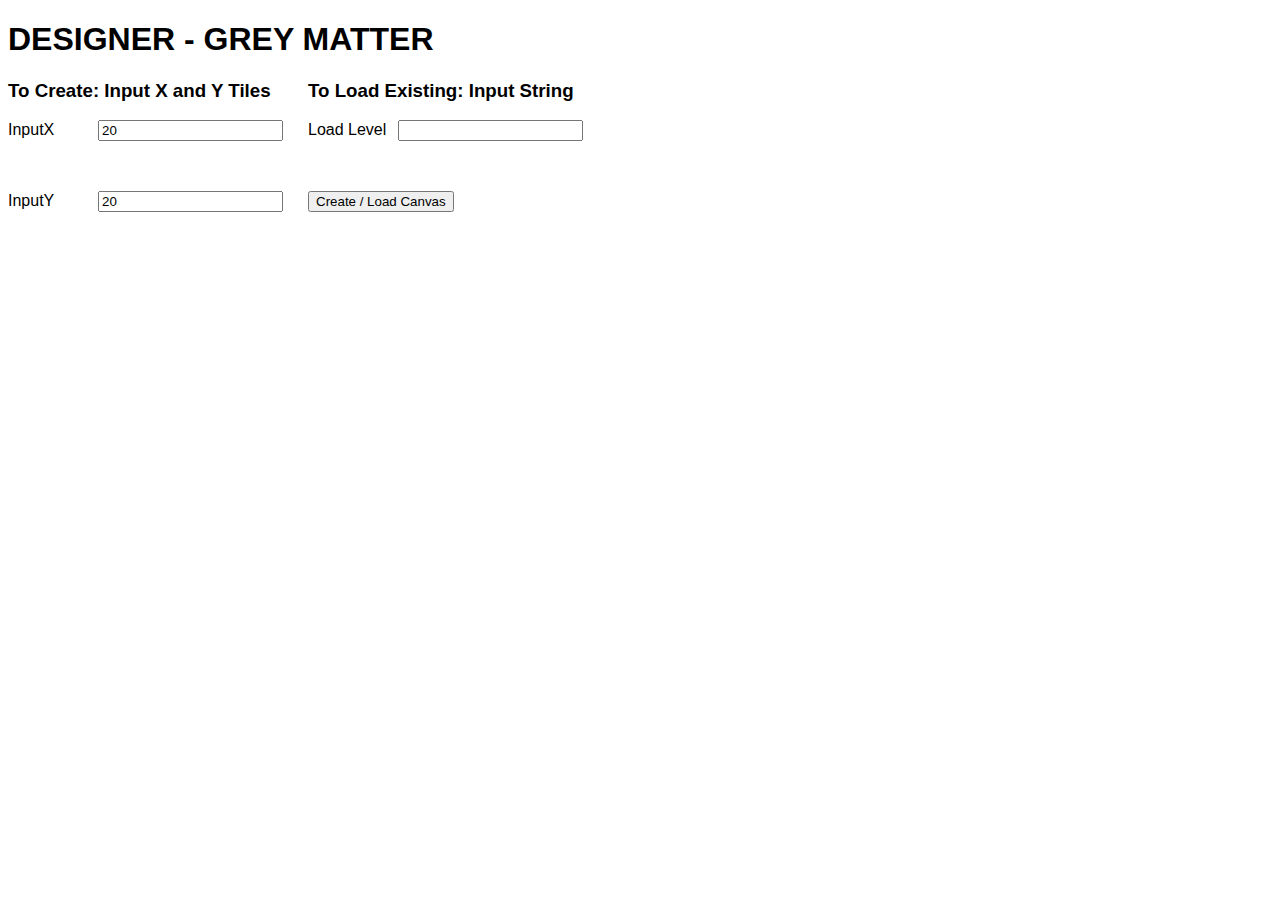
<file: level-designer/index.html>
<!DOCTYPE html>
<html lang="en" dir="ltr">
  <head>
    <meta charset="utf-8">
    <link rel="stylesheet" type="text/css" href="./designer.css" />
    <title>Level Designer</title>
  </head>
  <body>

    <h1 id="pageTitle">DESIGNER - GREY MATTER</h1>

    <div id="div0">
    <canvas oncontextmenu="return false;" width="0px" height="0px" id="canvas"></canvas><br><br>
    <div id="div01">
    </div>
    <p id="blockInstructions">(Palette) Hover over a colour for the block it represents. Click to change brush colour.</p>
    <p id="functionsTitle">Functions:</p>
    <button onclick="fill()" id="fill">Fill (F)</button><p id="fillInstructions">Instructions: Press button, then press top left corner of selection, then press bottom right corner of selection</p>
    <button onclick="copy()" id="copy">Copy (C)</button><p id="copyInstructions">Instructions: Press button, then press top left corner of selection, then press bottom right corner of selection</p>
    <button onclick="paste()" id="paste">Paste (V)</button><p id="pasteInstructions">Instructions: If something has been copied, press button, then press top left corner of target</p>
    </div>

    <div id="div1">
    <h3 id="inputTitle">To Create: Input X and Y Tiles</h3>
    <p>InputX</p>
    <input type="number" name="x" title="InputX" id="inputX"></input>
    <p>InputY</p>
    <input type="number" name="y" title="InputY" id="inputY"></input><br>
    </div>

    <div id="div2">
    <h3 id="loadTitle">To Load Existing: Input String</h3>
    <p>Load Level</p>
    <input type="text" name="load" title="loadString" id="loadString"></input><br>
    <button id="initCanvas" onclick="createCanvas()">Create / Load Canvas</button><br><br><br><br>
    </div>

    <div id="div3">
    <button id="saveCanvas" onclick="saveCanvas()">Save Current Canvas</button><br>

    <div id="div10" width="200px">
    <p id="output">[OUTPUT HERE] Press save to view and copy canvas output.</p>
    </div>
    </div>

    <script src="./designer.js"></script>
  </body>
</html>
</file>
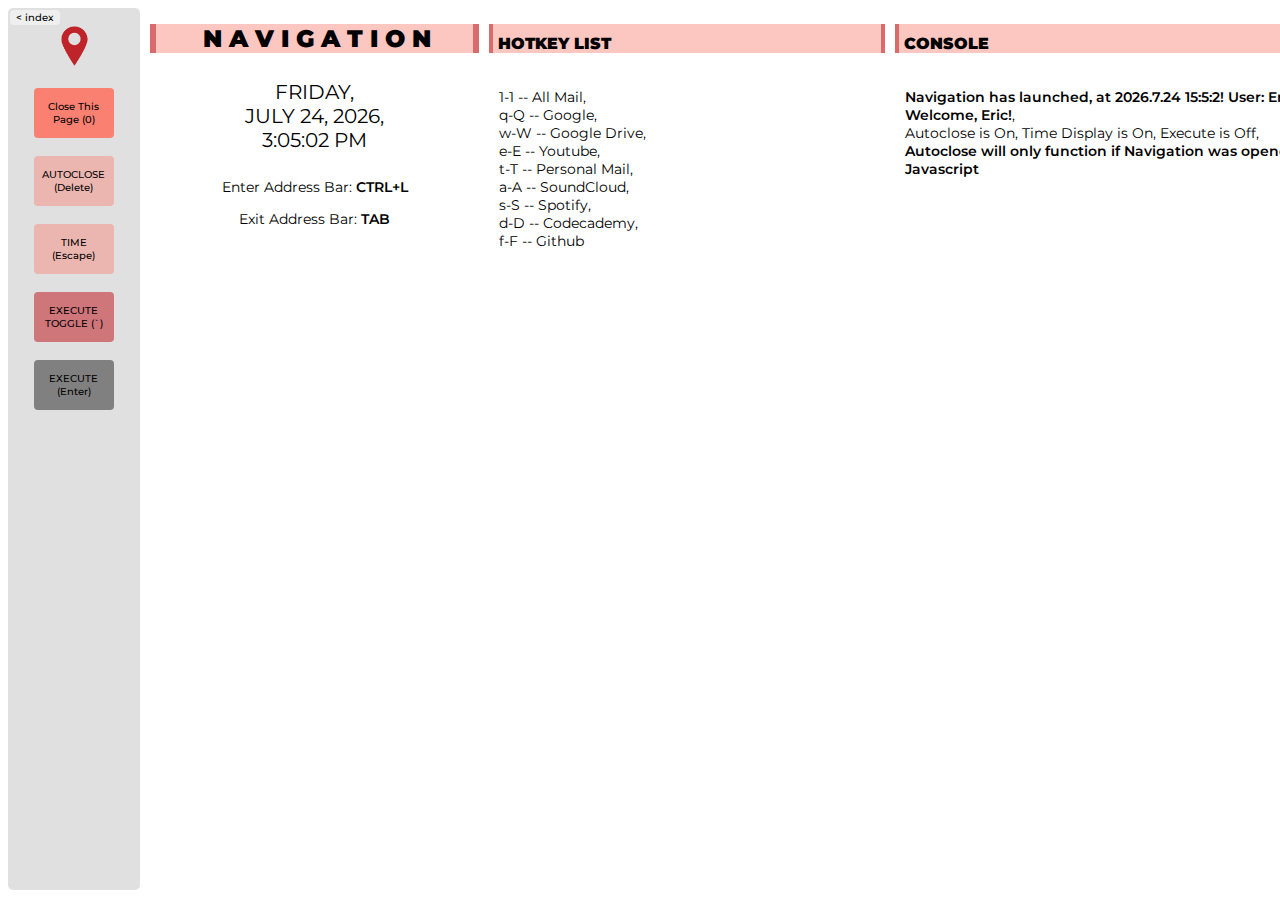
<file: navigation/index.html>
<!DOCTYPE html>
<html>

<head>
    <meta charset="utf-8">
    <link rel="stylesheet" type="text/css" href="./Navigation.css">
    <link rel="icon" href="./assets/icon.png" />
    <title>ericli3690 | Navigation</title>
</head>

<body>
    <div class="grid">
        <button id="backToIndex" onclick="location.href='../index.html'">&lt; index</button>
        <div class="box" id="buttons"><br>
            <img id="image1" height="40px" width="40px" src="./assets/icon.png" /><br><br>
            <button id="selfCloseButton" onClick="keyPressed(manualToggleObjects.selfClose)">Close This Page</button><br><br>
            <button class="toggleButton" id="autocloseToggle" onClick="keyPressed(manualToggleObjects.autoclose)">AUTOCLOSE</button><br><br>
            <button class="toggleButton" id="timeDisplayToggle" onClick="keyPressed(manualToggleObjects.timeDisplay)">TIME DISPLAY</button><br><br>
            <button class="toggleButton" id="executeToggle" onClick="keyPressed(manualToggleObjects.executeToggle)">EXECUTE TOGGLE</button><br><br>
            <button class="toggleButton" id="execute" onClick="keyPressed(manualToggleObjects.execute)">EXECUTE</button>
        </div>
        <div class="box">
            <h1 class="leftpad">N A V I G A T I O N</h1>
            <h4 id="interpretTime"># Time</h3>
                <br id="space1" style="display: none;">
                <p class="hotkeyInstructions">Enter Address Bar: <strong>CTRL+L</strong></h2>
                    <p class="hotkeyInstructions">Exit Address Bar: <strong>TAB</strong></h2><br>
        </div>
        <div class="box">
            <h3 class="leftpad" id="hotkeysPrintTitle">HOTKEY LIST</h3>
            <p id="hotkeysPrint"># No hotkeys set</p>
        </div>
        <div class="box" id="console">
            <h3 class="leftpad" id="consolePrintTitle">CONSOLE</h3>
            <p id="consolePrint">#</p>
        </div>
    </div>
    <script src="./Navigation.js"></script>
</body>

</html>
</file>
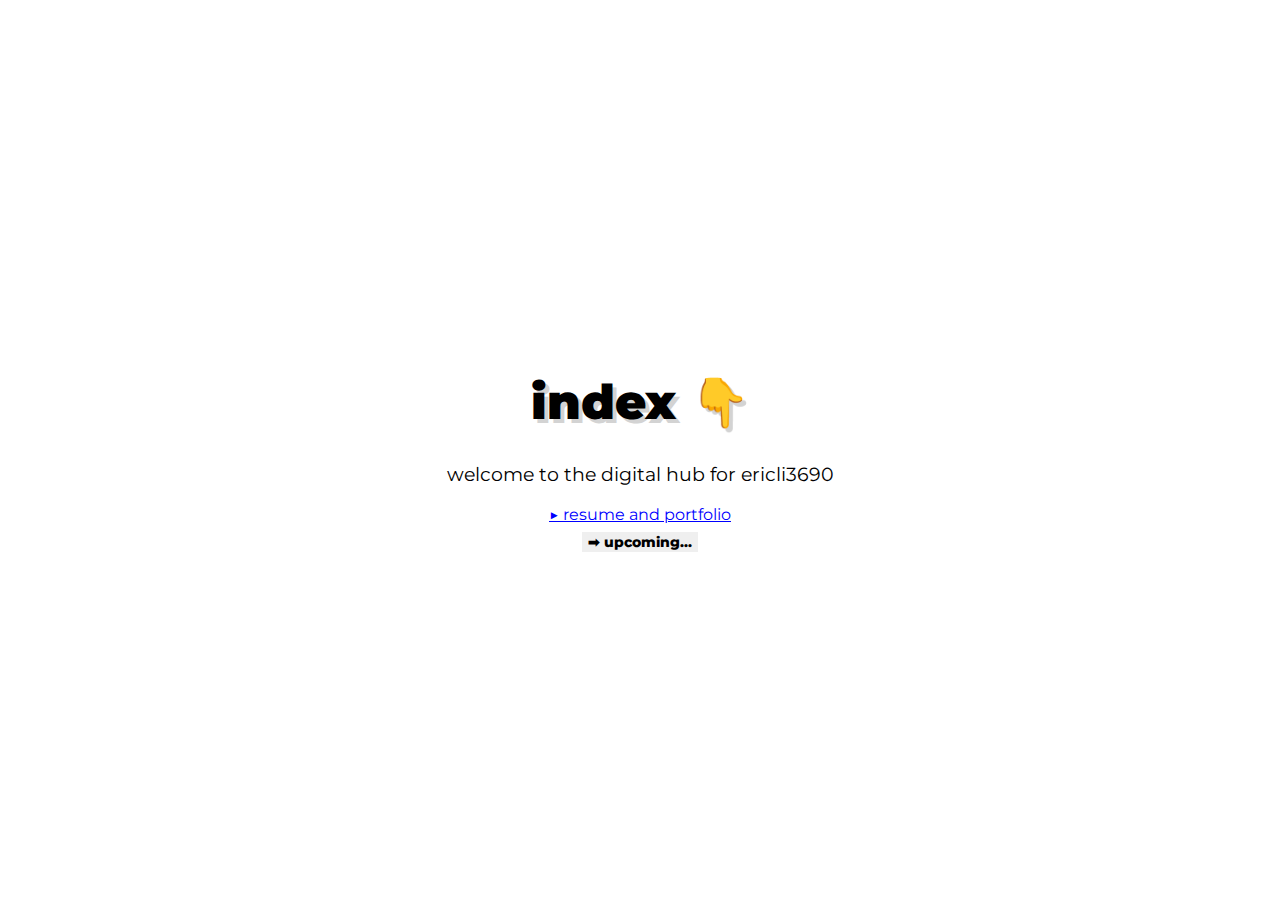
<file: oldindex/index.html>
<!DOCTYPE html>
<html lang="en">

<head>
    <meta charset="UTF-8">
    <meta http-equiv="X-UA-Compatible" content="IE=edge">
    <meta name="viewport" content="width=device-width, initial-scale=1.0">
    <link rel="stylesheet" type="text/css" href="./index.css">
    <link rel="icon" href="./assets/images/profile_picture_1.jpg" />
    <script src="https://ajax.googleapis.com/ajax/libs/jquery/3.5.1/jquery.min.js"></script>
    <script src="./index.js"></script>
    <title>ericli3690 | index</title>
</head>

<body>
    <div class="centered">
        <div id="main" class="main_div">
            <h1>index 👇</h1>
            <h3>welcome to the digital hub for ericli3690</h3>
            <ul id="projects" class="">
                <li id="current"><a href="./portfolio/index.html">▶ resume and portfolio</a></li>
                <li id="coming_soon">
                    <input class="dropdown_button" type="button" value="➡ upcoming..." /><br>
                    <ul class="dropdown">
                        <li class="dropdown_child"><a class="greyed">▶ navigation (coming soon)</a></li>
                        <li class="dropdown_child"><a class="greyed">▶ quarterly (coming soon)</a></li>
                        <li class="dropdown_child"><a class="greyed">▶ technik (coming soon)</a></li>
                    </ul>
                </li>
                <!--
                <li id="old">
                    <input class="dropdown_button" type="button" value="➡ old projects..." />
                    <ul class="dropdown">
                        <li class="dropdown_child"><a href="./archived/hexonia/index.html">▶ hexonia</a></li>
                        <li class="dropdown_child"><a href="./archived/battleship/index.html">▶ battleship</a></li>
                        <li class="dropdown_child"><a href="./archived/platformer/index.html">▶ platformer</a></li>
                        <li class="dropdown_child"><a href="./archived/level-designer/index.html">▶ designer</a></li>
                    </ul>
                </li>
                -->
            </ul>
            <ul id="contact"></ul>
        </div>
    </div>
</body>

</html>

<!--

TODO
HOME-like animation, dynamic background, images for each project, gradient, clock, fadein
hover for desc
contact: https://fontawesome.com/

-->

<!--

to insert a backToIndex button, insert this block right after the html starting body tag

<button id="backToIndex" onclick="location.href='../index.html'">&lt; index</button>
<style>
#backToIndex {position:absolute;left:-8px;top:-16px;font-family:sans-serif;font-weight:500;font-size:10px;border:none;border-radius: 4px;}
#backToIndex:hover {cursor: pointer;}
</style>

-->
</file>
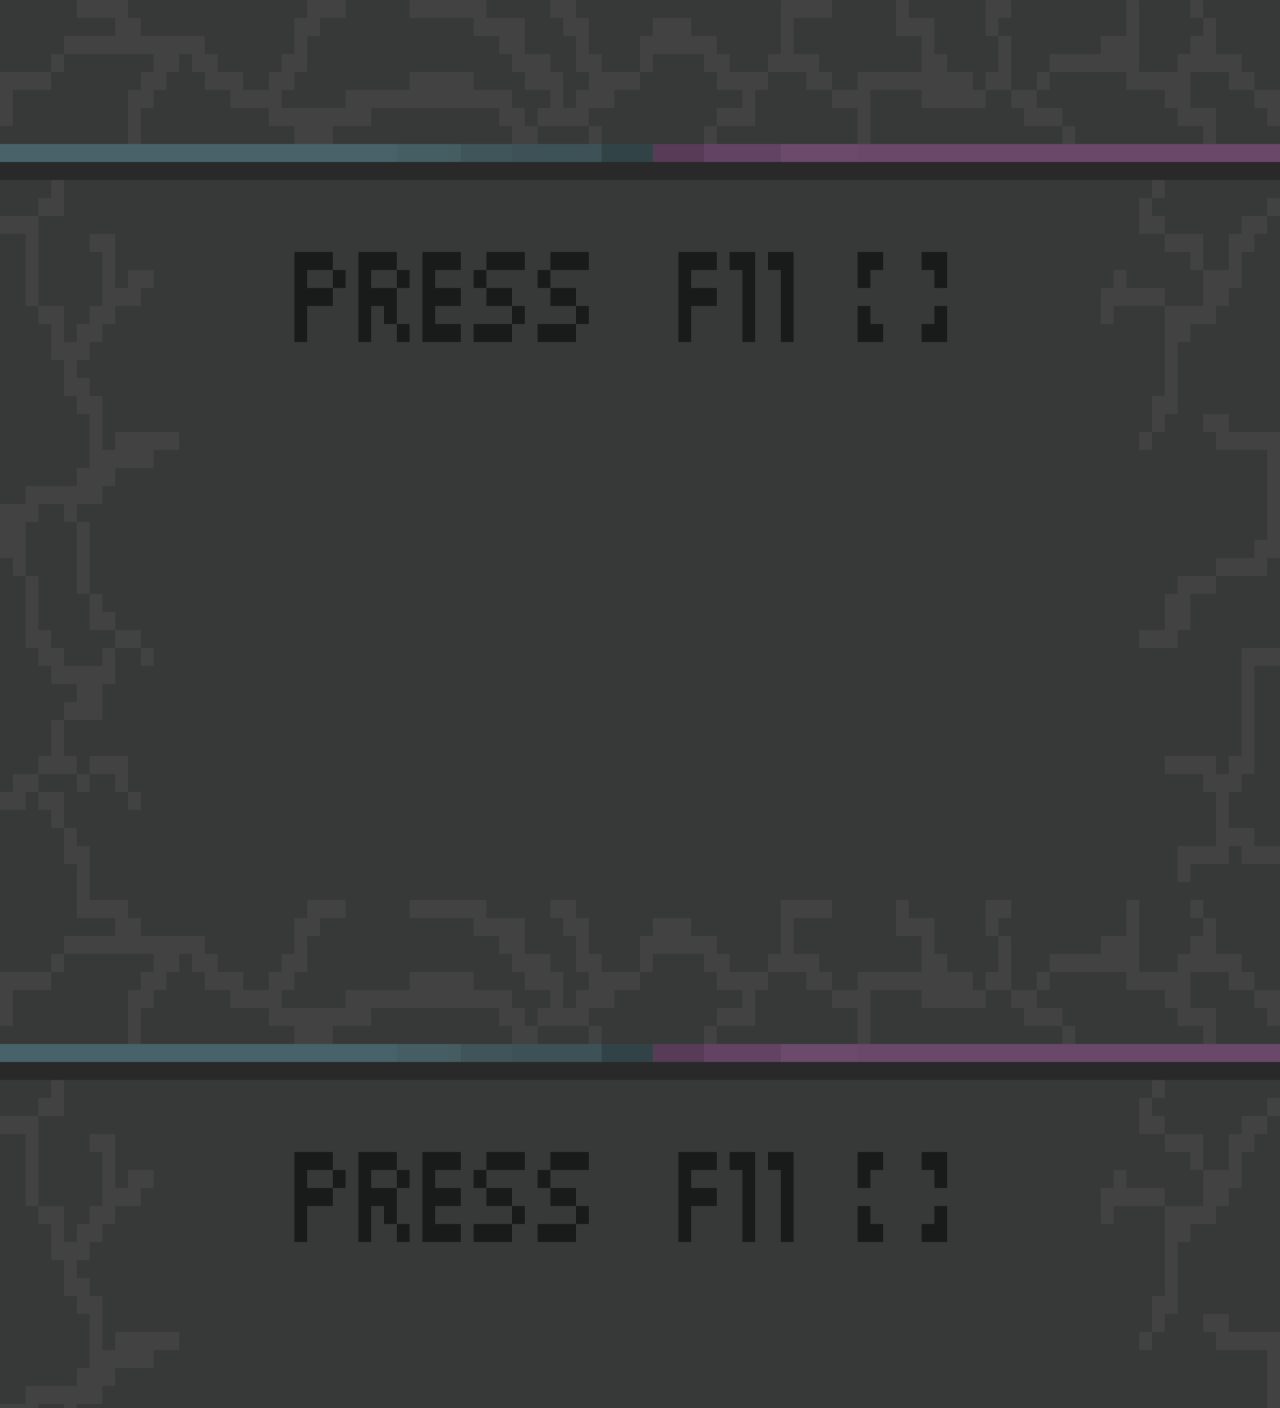
<file: platformer/index.html>
<!DOCTYPE html>
<html lang="en" dir="ltr">
  <head>
    <title>Platformer</title>
    <link rel="icon" href="./images/sprites/imagges.png" />
    <!-- the link above is the corner image for the site-->
    <link rel="stylesheet" type="text/css" href="./PageGraphics.css" />
  </head>
    <body>
    <div>
      <canvas width="500px" height="500px" id="player"></canvas>
      <canvas width="500px" height="500px" id="background"></canvas>
      <canvas width="500px" height="500px" id="foreground"></canvas>
    </div>
    <script src="./Platformer.js"></script>
  </body>
</html>
</file>
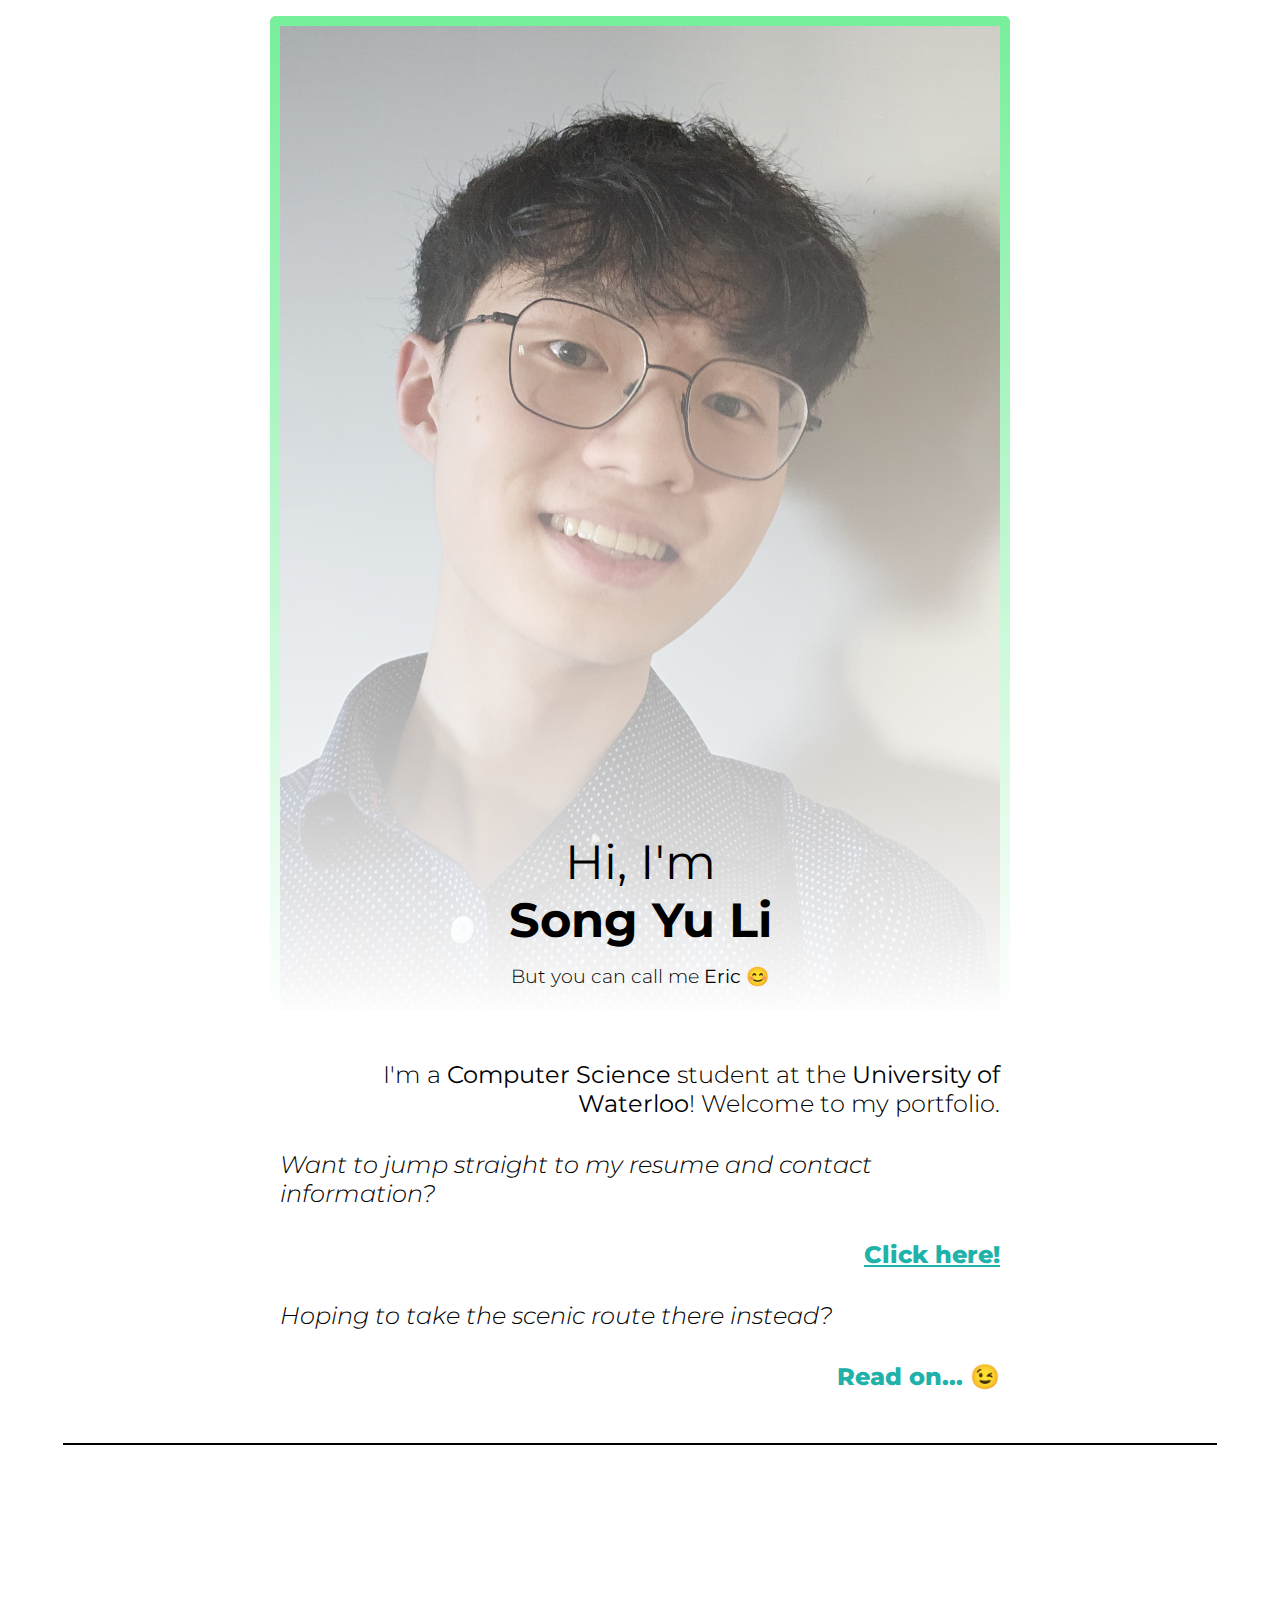
<file: portfolio/index.html>
<html lang="en">
<head>
  <meta charset="UTF-8">
  <meta name="viewport" content="width=device-width, initial-scale=1.0">
  <meta http-equiv="refresh" content="0; url=https://ericli3690.github.io/" />
  <title>Redirecting...</title>
</head>
<body>
  <p><a href="https://ericli3690.github.io/">Redirecting. Please click here if the page does not automatically load.</a></p>
</body>
</html>
</file>
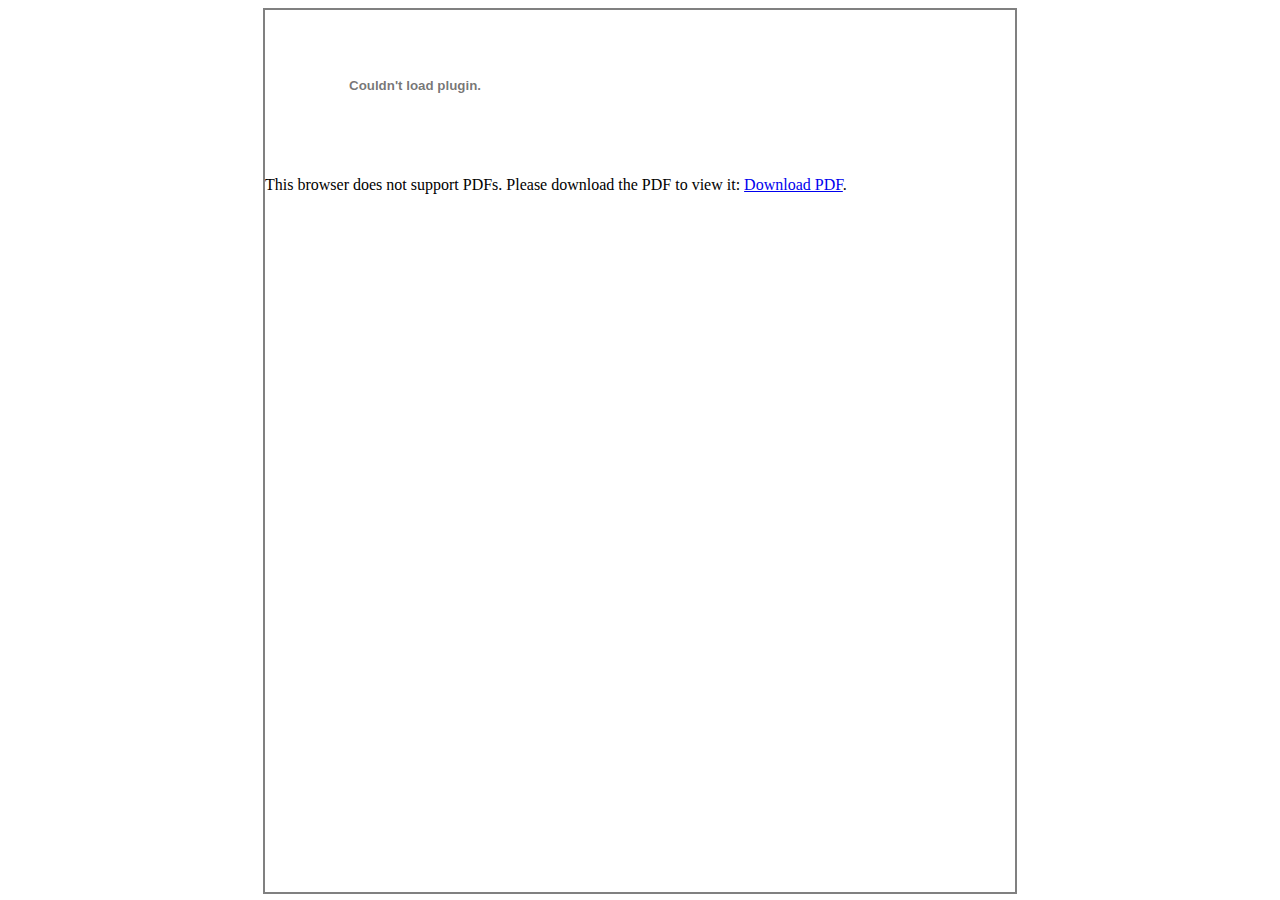
<file: resume/index.html>
<html lang="en">
<head>
    <meta charset="UTF-8">
    <meta name="viewport" content="width=device-width, initial-scale=1.0">
    <title>Song Eric Yu Li</title>
    <link rel="icon" href="../profile_picture_2.jpg" />
</head>
<body>
    <div style="display: flex; justify-content: center; height: 98vh;">
        <object style="border: 2px solid grey;" class="pdf" data="../SongEricYuLiResumeApril2025.pdf" type="application/pdf" width="750px" height="100%">
            <embed src="../SongEricYuLiResumeApril2025.pdf" type="application/pdf">
                <p>This browser does not support PDFs. Please download the PDF to view it: <a href="../SongEricYuLiResumeApril2025.pdf">Download PDF</a>.</p>
            </embed>
        </object>
    </div>
</body>
</html>
</file>
<file: style.css>
@import url("https://fonts.googleapis.com/css2?family=Montserrat:ital,wght@0,100;0,200;0,300;0,400;0,500;0,600;0,700;0,800;0,900;1,100;1,200;1,300;1,400;1,500;1,600;1,700;1,800;1,900&display=swap");

/* general */

html { scroll-behavior: smooth; }

html, body {
  max-width: 100%;
  overflow-x: hidden;
}

html {
  font-family: "Montserrat", sans-serif;
}

body {
  margin: 0;
}

a {
  color: lightseagreen;
}

a:visited {
  color: lightseagreen;
}

.flex {
  display: flex;
  flex-direction: column;
  align-items: center;
  position: relative;
}

/* header */

.title-1 {
  font-weight: 400;
  font-size: 3rem;
}

.title-1:hover {
  transform: translate(-2px, -2px);
  text-shadow: 2px 2px grey;
}

.title-2 {
  font-weight: 300;
}

.header {
  position: relative;
  margin: 16px;
}

.titles {
  position: absolute;
  bottom: 1rem;
}

.titles > * {
  text-align: center;
  margin: 1rem;
}

.my-image {
  width: 80vmin;
  border: 10px solid #77ef9b;
  border-radius: 5px;
  mask-image: linear-gradient(to bottom, rgba(0,0,0,1), rgba(0,0,0,0));
  -webkit-mask-image: -webkit-gradient(linear, left top, left bottom, from(rgba(0,0,0,1)), to(rgba(0,0,0,0)))
}

/* resume */

.dropdown {
  display: block;
  padding: 0;
}

.dropdown-button {
  width: 80vmin;
  height: 3rem;
  font-family: "Montserrat", sans-serif;
  font-weight: 800;
  font-size: 1rem;
  border: none;
  background-color: none;
}

.dropdown-button:hover {
  cursor: pointer;
  background-color: white;
  border: 1px solid black;
  font-weight: bold;
}

.pdf {
  border: 10px solid black;
  border-radius: 5px;
  width: 80vw;
}

/* bubbles */

#bubblesRoot {
  height: 100%;
  width: 1vw;
  position: absolute;
  left: 0;
  top: 0;
}

#bubblesRoot > .bubble {
  border-radius: 50%;
  display: inline-block;
  animation-name: fall;
  animation-timing-function: linear;
  position: absolute;
  z-index: -1;
  opacity: 25%;
}

@keyframes fall {
  0% {top: var(--bubbleSize);}
  100% {top: 90%;}
}

/* scrollbar */

/* width */
::-webkit-scrollbar {
  width: 10px;
}

/* track */
::-webkit-scrollbar-track {
  background: #f1f1f1;
}

/* handle */
::-webkit-scrollbar-thumb {
  background: #888;
  /* border-radius: 5px; */
}

/* handle on hover */
::-webkit-scrollbar-thumb:hover {
  background: #555;
}

/* summary */

.summaries {
  width: 80vmin;
}

.talk-left, .talk-right {
  font-weight: 300;
  /* font-style: italic; */
  font-size: 1.5rem;
}

.talk-left {
  font-style: italic;
}

.talk-right {
  text-align: right;
}

.seagreen-text {
  color: lightseagreen;
}

.read-on {
  font-weight: 800;
}

.lightgreen-text {
  color: #77ef9b;
}

/* footer */

footer {
  background-color: rgb(51, 51, 51);
  width: 100%;
  margin-top: 30px;
  padding: 40px;
}

footer > * {
  color: white;
  text-decoration: none;
  text-align: center;
}

.contact-link {
  margin: 8px;
}

/* projects */

hr {
  border: 1px solid black;
  width: 90vw;
  margin: 20px;
}

.flex-hr {
  display: flex;
  flex-direction: row;
  align-items: center;
  position: relative;
}

.card {
  width: 85vw;
  margin: 20px;
}

.card-img {
  width: 40vw;
  border: 5px solid black;
  border-radius: 5px;
  transition: transform 0.5s ease, box-shadow 0.5s ease;
}

.card-img:hover {
  transform: translate(-4px, -4px);
  box-shadow: 8px 8px grey;
}

.grey-box {
  height: 10vw;
  background-color: grey;
}

.card-title, .card-desc {
  width: 40vw;
  text-overflow: wrap;
}

.card-desc {
  line-height: 2rem;
}

.on-right {
  margin-left: 5vw;
}

.on-left {
  margin-right: 5vw;
  text-align: right;
}

.small-img {
  width: 20vw;
}

.med-img {
  width: 30vw;
}

@media (max-width: 800px) {
  .flex-hr {
    flex-direction: column;
  }
  .flex-hr-flip {
    flex-direction: column-reverse;
  }
  .card-img, .card-title, .card-desc, .on-right, .on-left {
    width: 80vw;
    margin-left: 0;
    margin-right: 0;
    text-align: center;
  }
  .small-img {
    width: 40vw;
  }
  .title-1 {
    font-size: 2rem;
  }
}

/* fade in */

.fade {
  opacity: 0%;
}

.dofade {
  opacity: 100%;
}

@media (prefers-reduced-motion: no-preference) {
  .dofade {
    transition: opacity 0.5s linear;
  }
}
</file>
<file: ankisim/style.css>
@import url("https://fonts.googleapis.com/css2?family=Montserrat:ital,wght@0,100;0,200;0,300;0,400;0,500;0,600;0,700;0,800;0,900;1,100;1,200;1,300;1,400;1,500;1,600;1,700;1,800;1,900&display=swap");

html {
  font-family: "Montserrat";
}

h1 {
  font-weight: 300;
  text-align: center;
  margin-top: 20px;
}

#calculator {
  width: 80vw;
  height: 80vh;
  margin: 10px auto;
}

#c0editorcontainer {
  display: flex;
  justify-content: center;
  margin: auto;
}

#c0editor {
  display: table-row;
}

button {
  font-family: "Montserrat";
  background-color: white;
  border: 1px solid grey;
}

button:hover {
  background-color: lightgrey;
  border: 1px solid black;
}
</file>
<file: battleship/BattleshipStyle.css>
html {
  font-family: "Impact";
  color: white;
  background-color: black;
}

h1 {
  font-weight: bold;
  position: relative;
  left: 300px;
  font-size: 80px;
  width: 600px;
}

.header {
  position: relative;
  left: 300px;
  width: 800px;
}

.gridheader {
  position: relative;
  left: 415px;
  width: 800px;
}

.deploySelf, .attackEnemy {
  height: 50px;
  width: 90px;
  font-size: 15px;
  position: relative;
}

.deploySelf {
  color: lightgreen;
  background-color: green;
}

.attackEnemy {
  color: rgb(250, 100, 100);
  background-color: maroon;
}

#you, #enemy {
  border: 2px solid white;
  position: relative;
  left: 415px;
}

#up {
  left: 157px;
  bottom: 340px;
}

#left {
  left: 50px;
  bottom: 340px;
}

#confirm {
  left: 157px;
  bottom: 410px;
  font-weight: bold;
}

#right {
  left: 264px;
  bottom: 480px;
}

#down {
  left: 157px;
  bottom: 480px;
}

#aup {
  left: 157px;
  bottom: 990px;
}

#aleft {
  left: 50px;
  bottom: 985px;
}

#fire {
  left: 157px;
  bottom: 1055px;
  font-weight: bold;
}

#aright {
  left: 264px;
  bottom: 1125px;
}

#adown {
  left: 157px;
  bottom: 1120px;
}

#havefun {
  font-weight: bold;
}

#win, #lose {
  position: relative;
  left: 300px;
  bottom: 400px;
  font-size: 250px;
  width: 1200px;
}

#pressToShow, #pressToHide {
  position: relative;
  left: 790px;
  bottom: 1025px;
}

#play {
  font-weight: bold;
  font-size: 250px;
  position: relative;
  bottom: 200px;
  left: 300px;
  font-family: Impact;
  border: 2px solid blue;
  border-radius: 15px;
}
</file>
<file: hexonia/Kingdoms of Hexonia v2.css>
html {
    font-family: "Trebuchet MS";
}

h1 {
    font-weight: bold;
    text-align: left;
    position: relative;
    bottom: 5px;
}

h5 {
    text-align: right;
    position: absolute;
    right: 5px;
    top: -30px;
}

canvas {
    border: 3px solid black;
    position: absolute;
}

.legendcss {
    margin: -30px 0;
}

.legendcss::before {
    content: "\2022";
    display: inline-block;
    font-size: 40px;
    font-weight: bold;
    width: 1em;
    margin-left: -1em;
    position: relative;
    top: 5px;
}

#allPositioningParent {
    transform: rotate(0deg);
}

.absolute {
    position: absolute;
}

button {
    position: absolute;
}

#smallMap {
    top: 550px;
}

#mediumMap {
    left: 140px;
    top: 550px;
}

#largeMap {
    left: 295px;
    top: 550px;
}

#canvas {
    top: 43px;
    border: 5px solid black;
}

#canvas2 {
    top: 43px;
    border: 5px solid black;
}

#recruitButtonTextBefore,
#recruitButtonTextAfter {
    z-index: 2;
    color: white;
    pointer-events: none;
    font-size: 14px;
}

#hoveredZone {
    left: 680px;
    top: 40px;
}

#selectionPalette {
    left: 770px;
    top: 50px;
}

#selectionPalettePrompt {
    width: 500px;
}

#selectionPaletteButtons {
    top: 100px;
}

#selectionDisplay {
    left: 1300px;
    top: 60px;
    width: 300px;
}

#beginBoard {
    left: 1390px;
    top: 160px;
}

#currentPlayerTitle {
    left: 775px;
    top: 50px;
    z-index: 2;
}

#currentPlayerDisplay {
    left: 770px;
}

#movesLeft {
    left: 1080px;
    top: 50px;
    width: 500px;
}

#moveBar {
    left: 1535px;
    top: 70px;
}

#selectMoveAmount {
    font-size: 1em;
    left: 770px;
    top: 550px;
}

#inputMoveAmount {
    left: 770px;
    top: 720px;
}

#truceButton {
    left: 1625px;
    top: 708px;
}

#swapCanvas {
    left: 1538px;
    top: 630px;
}

#skipMove {
    left: 1573px;
    top: 670px;
}

#deleteIndicator {
    left: 1492px;
    top: 590px;
}

#mapSelectionPrompt {
    top: 500px;
}

#moveOptionList {
    left: 1150px;
    top: 530px;
    list-style: none;
}

#filler {
    border: 3px solid white;
    background-color: grey;
    z-index: 10;
    position: fixed;
    left: -8px;
    top: -8px;
}

#territoryMapLegend {
    list-style: none;
}

#territoryMapLegendPositioning {
    overflow: auto;
    border: 3px solid black;
    height: 100px;
    width: 180px;
    z-index: 2;
    background-color: white;
    top: 46px;
    left: 571px;
}

#inputMovesPerTerritory {
    width: 40px;
    left: 30px;
    top: 255px;
}

#inputDefaultMoves {
    width: 40px;
}

#inputFortificationLimit {
    width: 40px;
}

#inputStartingTroops {
    width: 40px;
    left: 43px;
    top: 455px;
}

#attackAlert {
    border: 2px solid black;
    color: red;
    font-weight: bold;
    left: 394px;
    top: -20px;
    z-index: 3;
}

#zoneInfo {
    width: 250px;
    height: 430px;
    border: 3px solid black;
    top: 100px;
    left: 770px;
    list-style: none;
}

#zoneInfoTitle {
    font-weight: bold;
}

#iLocation {
    font-weight: bold;
}

#log {
    width: 550px;
    height: 430px;
    top: 100px;
    left: 1080px;
    border: 3px solid black;
    list-style: none;
    overflow: auto;
}

#logTitle {
    font-weight: bold;
}

#playerInfo {
    border: 3px solid black;
    width: 250px;
    height: 160px;
    left: 770px;
    top: 370px;
    list-style: none;
}

#playerInfoTitle {
    font-weight: bold;
}

#backToIndex {
    position: absolute;
    left: -8px;
    top: -16px;
    font-family: sans-serif;
    font-weight: 500;
    font-size: 10px;
    border: none;
    border-radius: 4px;
}

#backToIndex:hover {
    cursor: pointer;
}

.logListItems {
    position: relative;
    top: 5px;
    right: 32px;
}

.zoneDetailListItems {
    position: relative;
    right: 35px;
    top: 5px;
}

.playerInfoListItems {
    position: relative;
    top: 5px;
    right: 35px;
}
</file>
<file: level-designer/designer.css>
html {
  font-family: sans-serif;
}

canvas {
  border: 3px solid white;
}

#canvas {
  border: 3px solid black;
}

.block {
  width: 20px;
  height: 20px;
}






#div01 {
  position: relative;
  bottom: 10px;
}

#div2 {
  position: relative;
  bottom: 185px;
  left: 300px;
  width: 300px;
}

#div3 {
  position: relative;
}

#div10 {
  overflow-wrap: break-word;
}






#initCanvas {
  position: relative;
  top: 15px;
}






#fillInstructions, #copy, #copyInstructions, #paste, #pasteInstructions {
  position: relative;
}

#fillInstructions {
  left: 140px;
  bottom: 35px;
}

#copy {
  bottom: 40px;
}

#copyInstructions {
  left: 140px;
  bottom: 75px;
}

#paste {
  bottom: 80px;
}

#pasteInstructions {
  bottom: 115px;
  left: 140px;
}







#inputX, #inputY, #loadString {
  position: relative;
  bottom: 35px;
  left: 90px;
}

#fillInstructions {
  width: 800px;
}

#blockInstructions {
  position: relative;
  bottom: 20px;
}
</file>
<file: navigation/Navigation.css>
@import url("https://fonts.googleapis.com/css2?family=Montserrat:ital,wght@0,100;0,200;0,300;0,400;0,500;0,600;0,700;0,800;0,900;1,100;1,200;1,300;1,400;1,500;1,600;1,700;1,800;1,900&display=swap");
html {
    font-family: "Montserrat";
    font-size: 14px;
}

button {
    font-family: "Montserrat";
    font-weight: 500;
    font-size: 10px;
    border: none;
    border-radius: 4px;
}

h1 {
    font-weight: 900;
    font-size: 24px;
    background-color: #FA807270;
    width: inherit;
    text-align: center;
    border-left: 6px solid #bf242a90;
    border-right: 6px solid #bf242a90;
}

h3 {
    font-weight: 900;
    border-left: 4px solid #bf242a90;
    border-right: 4px solid #bf242a90;
    background-color: #FA807270;
    width: inherit;
    padding-top: 9px;
}

strong {
    font-weight: 600;
}

.leftpad {
    padding-left: 5px;
}

.grid {
    display: grid;
    /*   vh and vw grab the screen size, 16px accounts for the body padding, and 2px removes scrollbars... somehow   */
    height: calc(100vh - 16px - 2px);
    width: calc(100vw - 16px - 30px - 2px);
    min-height: calc(625px - 16px - 2px);
    min-width: calc(1366px - 16px - 30px - 2px);
    grid-template: auto / 10% 25% 30% 35%;
    column-gap: 10px;
}

.toggleButton {
    height: 50px;
    width: 80px;
}

.hotkeyInstructions {
    text-align: center;
    position: relative;
}

#searchBar {
    width: 200px;
    border: 2px outset grey;
}

#selfCloseButton {
    width: 208px;
    background-color: salmon;
}

#image1 {
    position: relative;
    text-align: center;
}

#selfCloseButton {
    height: 50px;
    width: 80px;
}

#interpretTime {
    white-space: pre-line;
    font-weight: 400;
    text-align: center;
    font-size: 20px;
    position: relative;
}

#buttons {
    background-color: rgba(100, 100, 100, 0.2);
    text-align: center;
    border-radius: 5px;
}

#hotkeysPrint,
#consolePrint {
    position: relative;
    left: 10px;
}

#backToIndex {
    position: absolute;
    left: 10px;
    top: 10px;
}

#backToIndex:hover {
    cursor: pointer;
}
</file>
<file: oldindex/index.css>
@import url("https://fonts.googleapis.com/css2?family=Montserrat:ital,wght@0,100;0,200;0,300;0,400;0,500;0,600;0,700;0,800;0,900;1,100;1,200;1,300;1,400;1,500;1,600;1,700;1,800;1,900&display=swap");
html {
    font-family: "Montserrat", sans-serif;
}

body {
    margin: 0px;
}

h1 {
    font-weight: 900;
    font-size: 48px;
    text-shadow: 4px 4px lightgrey;
    transition: 100ms ease-in-out;
}

h1:hover {
    transform: translate(-4px, -4px);
    text-shadow: 8px 8px lightgrey;
}

h3 {
    font-weight: 400;
}

a {
    color: blue;
}

ul {
    list-style-type: none;
    padding: 0;
    margin: 0.5em 0 0.5em 0;
}

li {
    margin: 0.5em 0 0.5em 0;
}

input {
    font-family: "Montserrat", sans-serif;
    font-weight: 800;
    font-size: 14px;
    border: none;
    background-color: none;
}

.bold {
    font-weight: bold;
}

.centered {
    display: grid;
    place-items: center;
    height: 100vh;
}

.main_div {
    text-align: center;
}

.greyed {
    color: grey;
}

.project_list {
    margin: 10px;
}

.dropdown {
    background: whitesmoke;
    box-shadow: 4px 4px lightgrey;
    border-radius: 4px;
    padding: 5px;
    display: none;
}

.dropdown_button:hover {
    cursor: pointer;
}
</file>
<file: platformer/PageGraphics.css>
html {
  font-family: sans-serif;
  background-image: url("./images/backgrounds/F11_background.png");
  background-repeat: no-repeat;
  background-size: 1368px 912px;
  overflow: hidden; /*removing scroll bars*/
}

body {
   margin: 0px;

 }
</file>
